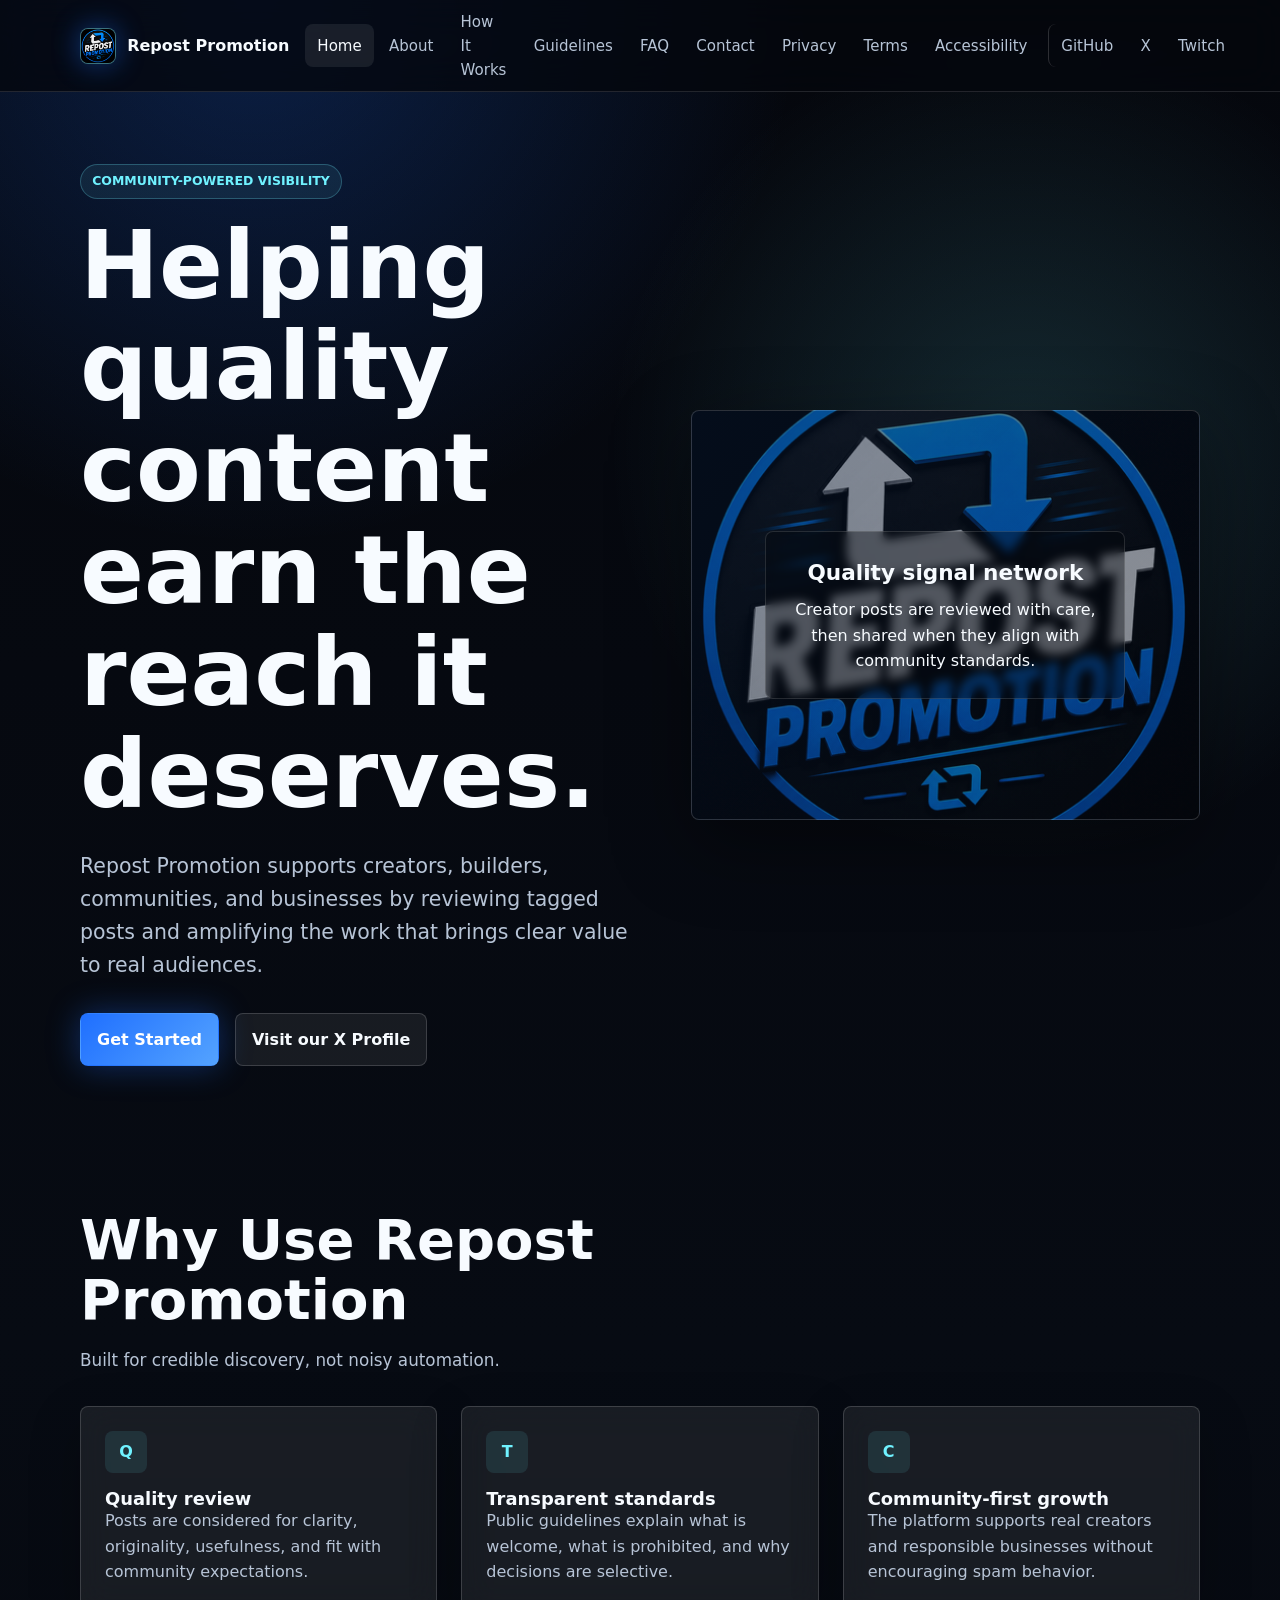
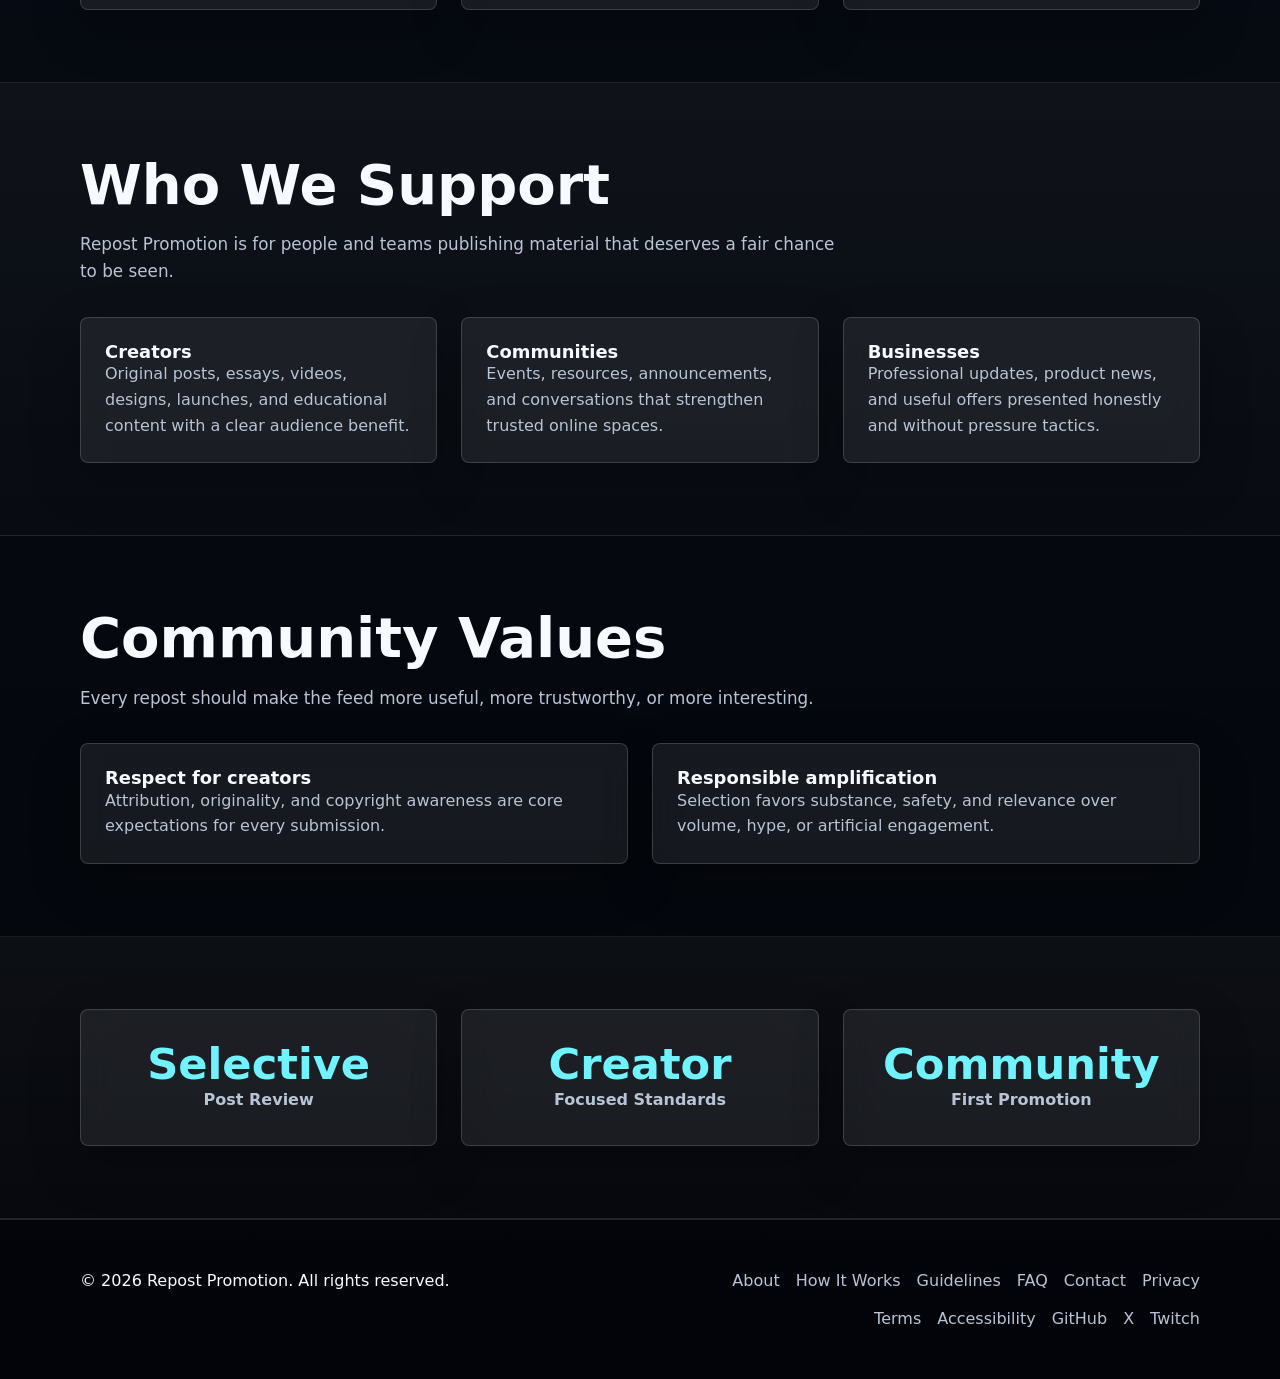
<file: index.html>
<!doctype html>
<html lang="en">
  <head>
    <meta charset="utf-8">
    <meta name="viewport" content="width=device-width, initial-scale=1">
    <title>Repost Promotion | Community Reposts for Quality Content</title>
    <meta name="description" content="Repost Promotion helps quality content reach wider audiences through trusted community reposts, transparent review, and responsible sharing standards.">
    <link rel="canonical" href="https://repostpromotion.github.io/repost-promotion/">
    <meta property="og:type" content="website">
    <meta property="og:title" content="Repost Promotion | Community Reposts for Quality Content">
    <meta property="og:description" content="A professional community repost platform built around quality, credibility, and creator respect.">
    <meta property="og:url" content="https://repostpromotion.github.io/repost-promotion/">
    <meta property="og:image" content="https://repostpromotion.github.io/repost-promotion/images/hero.webp">
    <meta name="twitter:card" content="summary_large_image">
    <meta name="twitter:title" content="Repost Promotion">
    <meta name="twitter:description" content="Helping quality content reach a wider audience through community reposts.">
    <meta name="theme-color" content="#1f6fff">
    <link rel="icon" href="images/favicon.png">
    <link rel="manifest" href="manifest.webmanifest">
    <link rel="stylesheet" href="css/style.css">
    <link rel="stylesheet" href="css/animations.css">
    <link rel="stylesheet" href="css/responsive.css">
    <script type="application/ld+json">{"@context":"https://schema.org","@type":"Organization","name":"Repost Promotion","url":"https://repostpromotion.github.io/repost-promotion/","sameAs":["https://github.com/RepostPromotion","https://x.com/RepostPromoter","https://www.twitch.tv/repostpromoter/about"],"description":"A community repost platform helping quality content reach a wider audience."}</script>
  </head>
  <body>
    <a class="skip-link" href="#main">Skip to content</a>
    <header class="site-header">
      <div class="container nav-wrap">
        <a class="brand" href="index.html" aria-label="Repost Promotion home">
          <img class="brand-logo" src="images/repost.png" alt="" width="36" height="36">
          <span>Repost Promotion</span>
        </a>
        <button class="nav-toggle" type="button" data-nav-toggle aria-expanded="false" aria-controls="site-nav">
          <span class="sr-only">Open navigation</span>
          <span class="nav-toggle-lines" aria-hidden="true">
          </span>
        </button>
        <nav class="site-nav" id="site-nav" data-site-nav aria-label="Primary navigation">
          <a href="index.html" aria-current="page">Home</a>
          <a href="about.html">About</a>
          <a href="how-it-works.html">How It Works</a>
          <a href="guidelines.html">Guidelines</a>
          <a href="faq.html">FAQ</a>
          <a href="contact.html">Contact</a>
          <a href="privacy.html">Privacy</a>
          <a href="terms.html">Terms</a>
          <a href="accessibility.html">Accessibility</a>
          <a class="external-nav" href="https://github.com/RepostPromotion">GitHub</a>
          <a href="https://x.com/RepostPromoter">X</a>
          <a href="https://www.twitch.tv/repostpromoter/about">Twitch</a>
        </nav>
      </div>
    </header>
    <main id="main">
      <section class="hero">
        <div class="container hero-grid">
          <div class="reveal">
            <p class="eyebrow">Community-powered visibility</p>
            <h1>Helping quality content earn the reach it deserves.</h1>
            <p class="lead">Repost Promotion supports creators, builders, communities, and businesses by reviewing tagged posts and amplifying the work that brings clear value to real audiences.</p>
            <div class="actions">
              <a class="button button-primary" href="how-it-works.html">Get Started</a>
              <a class="button button-secondary" href="https://x.com/RepostPromoter">Visit our X Profile</a>
            </div>
          </div>
          <div class="hero-visual reveal">
            <div class="image-fallback">
              <div class="signal-card">
                <strong>Quality signal network</strong>
                <p>Creator posts are reviewed with care, then shared when they align with community standards.</p>
              </div>
            </div>
          </div>
        </div>
      </section>
      <section class="section">
        <div class="container">
          <div class="section-head reveal">
            <h2>Why Use Repost Promotion</h2>
            <p>Built for credible discovery, not noisy automation.</p>
          </div>
          <div class="grid grid-3">
            <article class="card reveal">
              <div class="icon">Q</div>
              <h3>Quality review</h3>
              <p>Posts are considered for clarity, originality, usefulness, and fit with community expectations.</p>
            </article>
            <article class="card reveal">
              <div class="icon">T</div>
              <h3>Transparent standards</h3>
              <p>Public guidelines explain what is welcome, what is prohibited, and why decisions are selective.</p>
            </article>
            <article class="card reveal">
              <div class="icon">C</div>
              <h3>Community-first growth</h3>
              <p>The platform supports real creators and responsible businesses without encouraging spam behavior.</p>
            </article>
          </div>
        </div>
      </section>
      <section class="section section-alt">
        <div class="container">
          <div class="section-head reveal">
            <h2>Who We Support</h2>
            <p>Repost Promotion is for people and teams publishing material that deserves a fair chance to be seen.</p>
          </div>
          <div class="grid grid-3">
            <article class="card reveal">
              <h3>Creators</h3>
              <p>Original posts, essays, videos, designs, launches, and educational content with a clear audience benefit.</p>
            </article>
            <article class="card reveal">
              <h3>Communities</h3>
              <p>Events, resources, announcements, and conversations that strengthen trusted online spaces.</p>
            </article>
            <article class="card reveal">
              <h3>Businesses</h3>
              <p>Professional updates, product news, and useful offers presented honestly and without pressure tactics.</p>
            </article>
          </div>
        </div>
      </section>
      <section class="section">
        <div class="container">
          <div class="section-head reveal">
            <h2>Community Values</h2>
            <p>Every repost should make the feed more useful, more trustworthy, or more interesting.</p>
          </div>
          <div class="grid grid-2">
            <article class="card reveal">
              <h3>Respect for creators</h3>
              <p>Attribution, originality, and copyright awareness are core expectations for every submission.</p>
            </article>
            <article class="card reveal">
              <h3>Responsible amplification</h3>
              <p>Selection favors substance, safety, and relevance over volume, hype, or artificial engagement.</p>
            </article>
          </div>
        </div>
      </section>
      <section class="section section-alt">
        <div class="container grid stats">
          <div class="card stat reveal">
            <strong>Selective</strong>
            <span>Post Review</span>
          </div>
          <div class="card stat reveal">
            <strong>Creator</strong>
            <span>Focused Standards</span>
          </div>
          <div class="card stat reveal">
            <strong>Community</strong>
            <span>First Promotion</span>
          </div>
        </div>
      </section>
    </main>
    <footer class="site-footer">
      <div class="container footer-grid">
        <p>&copy; <span data-current-year>
        </span> Repost Promotion. All rights reserved.</p>
        <nav class="footer-links" aria-label="Footer navigation">
          <a href="about.html">About</a>
          <a href="how-it-works.html">How It Works</a>
          <a href="guidelines.html">Guidelines</a>
          <a href="faq.html">FAQ</a>
          <a href="contact.html">Contact</a>
          <a href="privacy.html">Privacy</a>
          <a href="terms.html">Terms</a>
          <a href="accessibility.html">Accessibility</a>
          <a href="https://github.com/RepostPromotion">GitHub</a>
          <a href="https://x.com/RepostPromoter">X</a>
          <a href="https://www.twitch.tv/repostpromoter/about">Twitch</a>
        </nav>
      </div>
    </footer>
    <button class="back-to-top" type="button" data-back-to-top aria-label="Back to top">&uarr;</button>
    <script src="js/main.js" defer>
    </script>
    <script src="js/navigation.js" defer>
    </script>
    <script src="js/animations.js" defer>
    </script>
  </body>
</html>
</file>
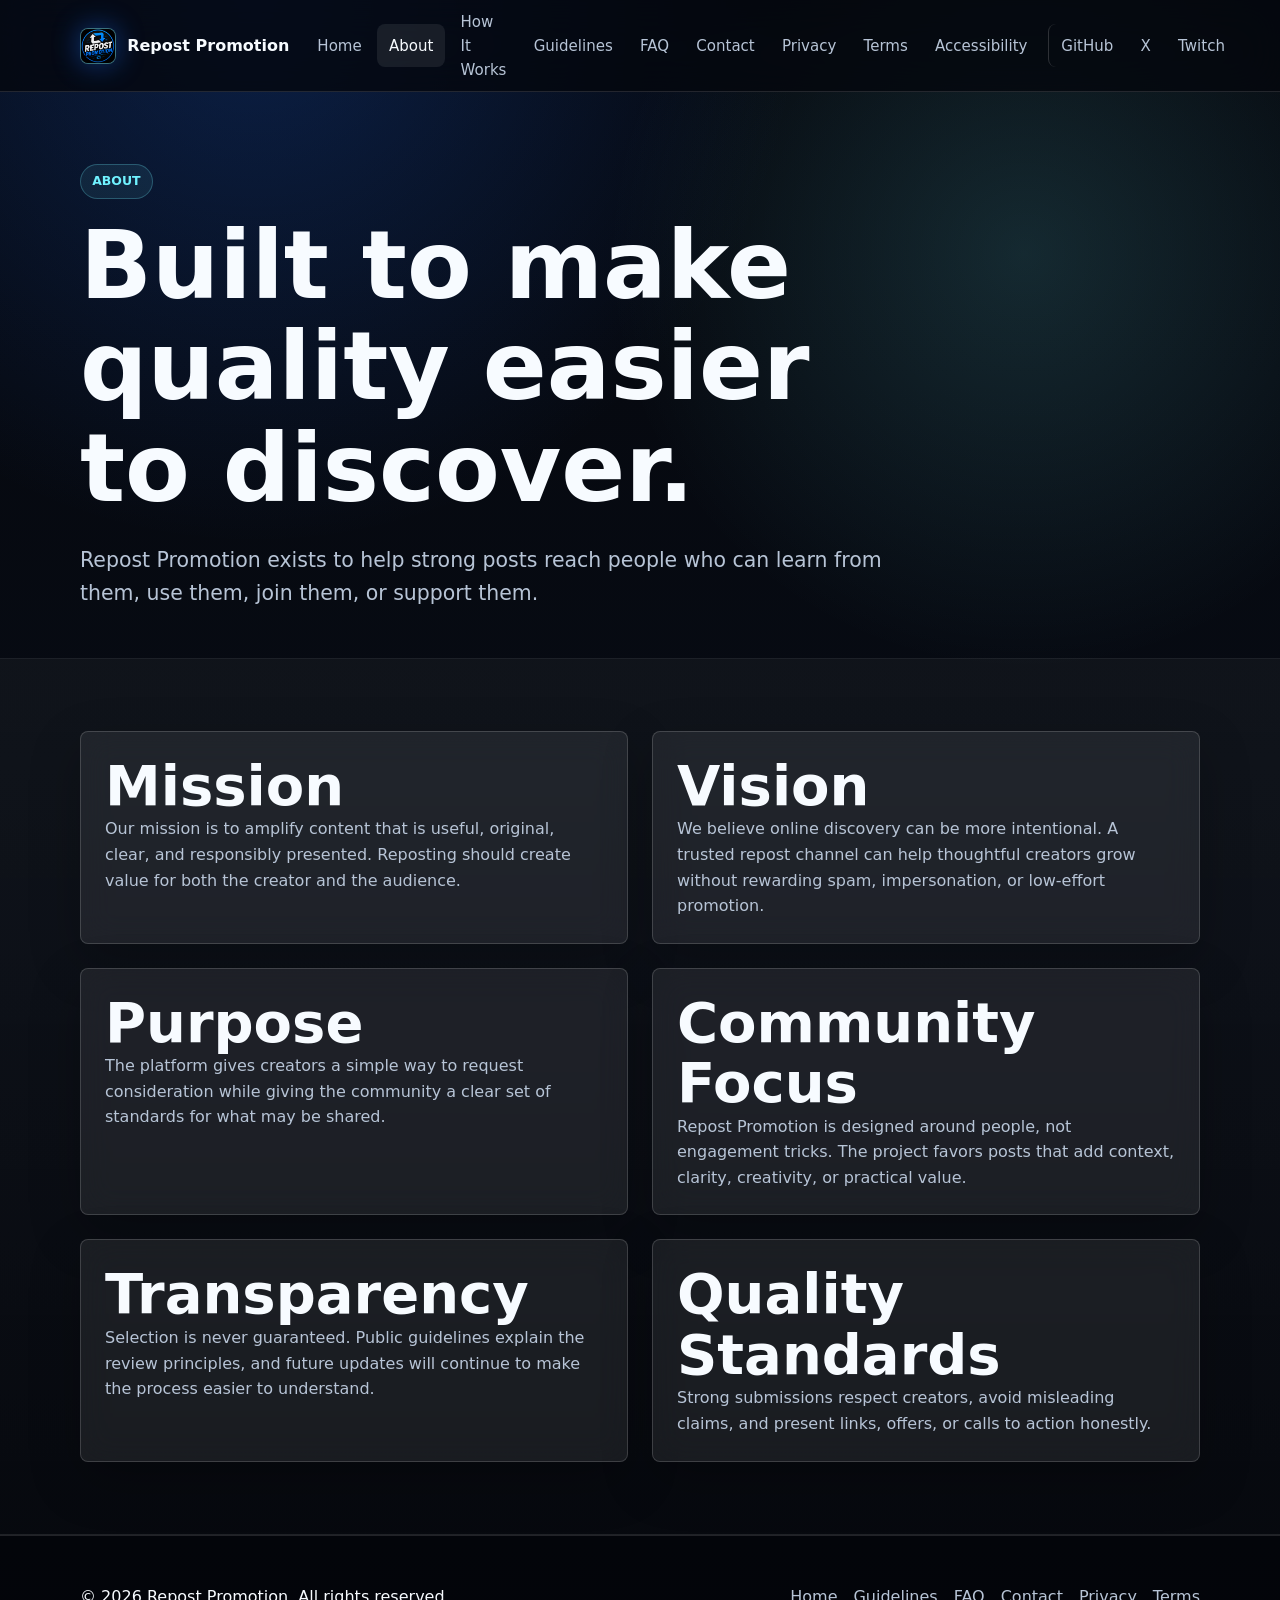
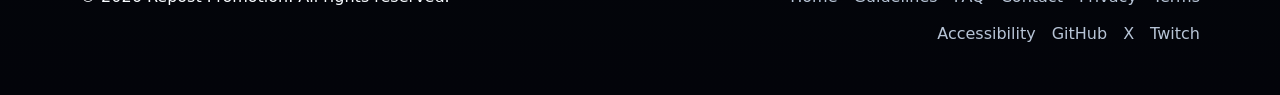
<file: about.html>
<!doctype html>
<html lang="en">
<head>
  <meta charset="utf-8">
  <meta name="viewport" content="width=device-width, initial-scale=1">
  <title>About Repost Promotion | Mission, Vision, and Standards</title>
  <meta name="description" content="Learn about Repost Promotion's mission to help quality content reach more people through transparent, community-focused repost standards.">
  <link rel="canonical" href="https://repostpromotion.github.io/repost-promotion/about.html">
  <meta property="og:type" content="website">
  <meta property="og:title" content="About Repost Promotion">
  <meta property="og:description" content="Mission, vision, purpose, transparency, and quality standards for Repost Promotion.">
  <meta property="og:url" content="https://repostpromotion.github.io/repost-promotion/about.html">
  <meta name="twitter:card" content="summary">
  <meta name="twitter:title" content="About Repost Promotion">
  <meta name="twitter:description" content="A transparent community repost platform for quality content.">
  <meta name="theme-color" content="#1f6fff">
  <link rel="icon" href="images/favicon.png">
  <link rel="manifest" href="manifest.webmanifest">
  <link rel="stylesheet" href="css/style.css">
  <link rel="stylesheet" href="css/animations.css">
  <link rel="stylesheet" href="css/responsive.css">
  <script type="application/ld+json">
    {
      "@context": "https://schema.org",
      "@type": "AboutPage",
      "name": "About Repost Promotion",
      "url": "https://repostpromotion.github.io/repost-promotion/about.html"
    }
  </script>
</head>
<body>
  <a class="skip-link" href="#main">Skip to content</a>

  <header class="site-header">
    <div class="container nav-wrap">
      <a class="brand" href="index.html" aria-label="Repost Promotion home">
        <img class="brand-logo" src="images/repost.png" alt="" width="36" height="36">
        <span>Repost Promotion</span>
      </a>

      <button class="nav-toggle" type="button" data-nav-toggle aria-expanded="false" aria-controls="site-nav">
        <span class="sr-only">Open navigation</span>
        <span class="nav-toggle-lines" aria-hidden="true"></span>
      </button>

      <nav class="site-nav" id="site-nav" data-site-nav aria-label="Primary navigation">
        <a href="index.html">Home</a>
        <a href="about.html" aria-current="page">About</a>
        <a href="how-it-works.html">How It Works</a>
        <a href="guidelines.html">Guidelines</a>
        <a href="faq.html">FAQ</a>
        <a href="contact.html">Contact</a>
        <a href="privacy.html">Privacy</a>
        <a href="terms.html">Terms</a>
        <a href="accessibility.html">Accessibility</a>
        <a class="external-nav" href="https://github.com/RepostPromotion">GitHub</a>
        <a href="https://x.com/RepostPromoter">X</a>
        <a href="https://www.twitch.tv/repostpromoter/about">Twitch</a>
      </nav>
    </div>
  </header>

  <main id="main">
    <section class="page-hero">
      <div class="container reveal">
        <p class="eyebrow">About</p>
        <h1>Built to make quality easier to discover.</h1>
        <p class="lead">Repost Promotion exists to help strong posts reach people who can learn from them, use them, join them, or support them.</p>
      </div>
    </section>

    <section class="section section-alt">
      <div class="container grid grid-2">
        <article class="card reveal">
          <h2>Mission</h2>
          <p>Our mission is to amplify content that is useful, original, clear, and responsibly presented. Reposting should create value for both the creator and the audience.</p>
        </article>

        <article class="card reveal">
          <h2>Vision</h2>
          <p>We believe online discovery can be more intentional. A trusted repost channel can help thoughtful creators grow without rewarding spam, impersonation, or low-effort promotion.</p>
        </article>

        <article class="card reveal">
          <h2>Purpose</h2>
          <p>The platform gives creators a simple way to request consideration while giving the community a clear set of standards for what may be shared.</p>
        </article>

        <article class="card reveal">
          <h2>Community Focus</h2>
          <p>Repost Promotion is designed around people, not engagement tricks. The project favors posts that add context, clarity, creativity, or practical value.</p>
        </article>

        <article class="card reveal">
          <h2>Transparency</h2>
          <p>Selection is never guaranteed. Public guidelines explain the review principles, and future updates will continue to make the process easier to understand.</p>
        </article>

        <article class="card reveal">
          <h2>Quality Standards</h2>
          <p>Strong submissions respect creators, avoid misleading claims, and present links, offers, or calls to action honestly.</p>
        </article>
      </div>
    </section>
  </main>

  <footer class="site-footer">
    <div class="container footer-grid">
      <p>&copy; <span data-current-year></span> Repost Promotion. All rights reserved.</p>
      <nav class="footer-links" aria-label="Footer navigation">
        <a href="index.html">Home</a>
        <a href="guidelines.html">Guidelines</a>
        <a href="faq.html">FAQ</a>
        <a href="contact.html">Contact</a>
        <a href="privacy.html">Privacy</a>
        <a href="terms.html">Terms</a>
        <a href="accessibility.html">Accessibility</a>
        <a href="https://github.com/RepostPromotion">GitHub</a>
        <a href="https://x.com/RepostPromoter">X</a>
        <a href="https://www.twitch.tv/repostpromoter/about">Twitch</a>
      </nav>
    </div>
  </footer>

  <button class="back-to-top" type="button" data-back-to-top aria-label="Back to top">&uarr;</button>

  <script src="js/main.js" defer></script>
  <script src="js/navigation.js" defer></script>
  <script src="js/animations.js" defer></script>
</body>
</html>
</file>
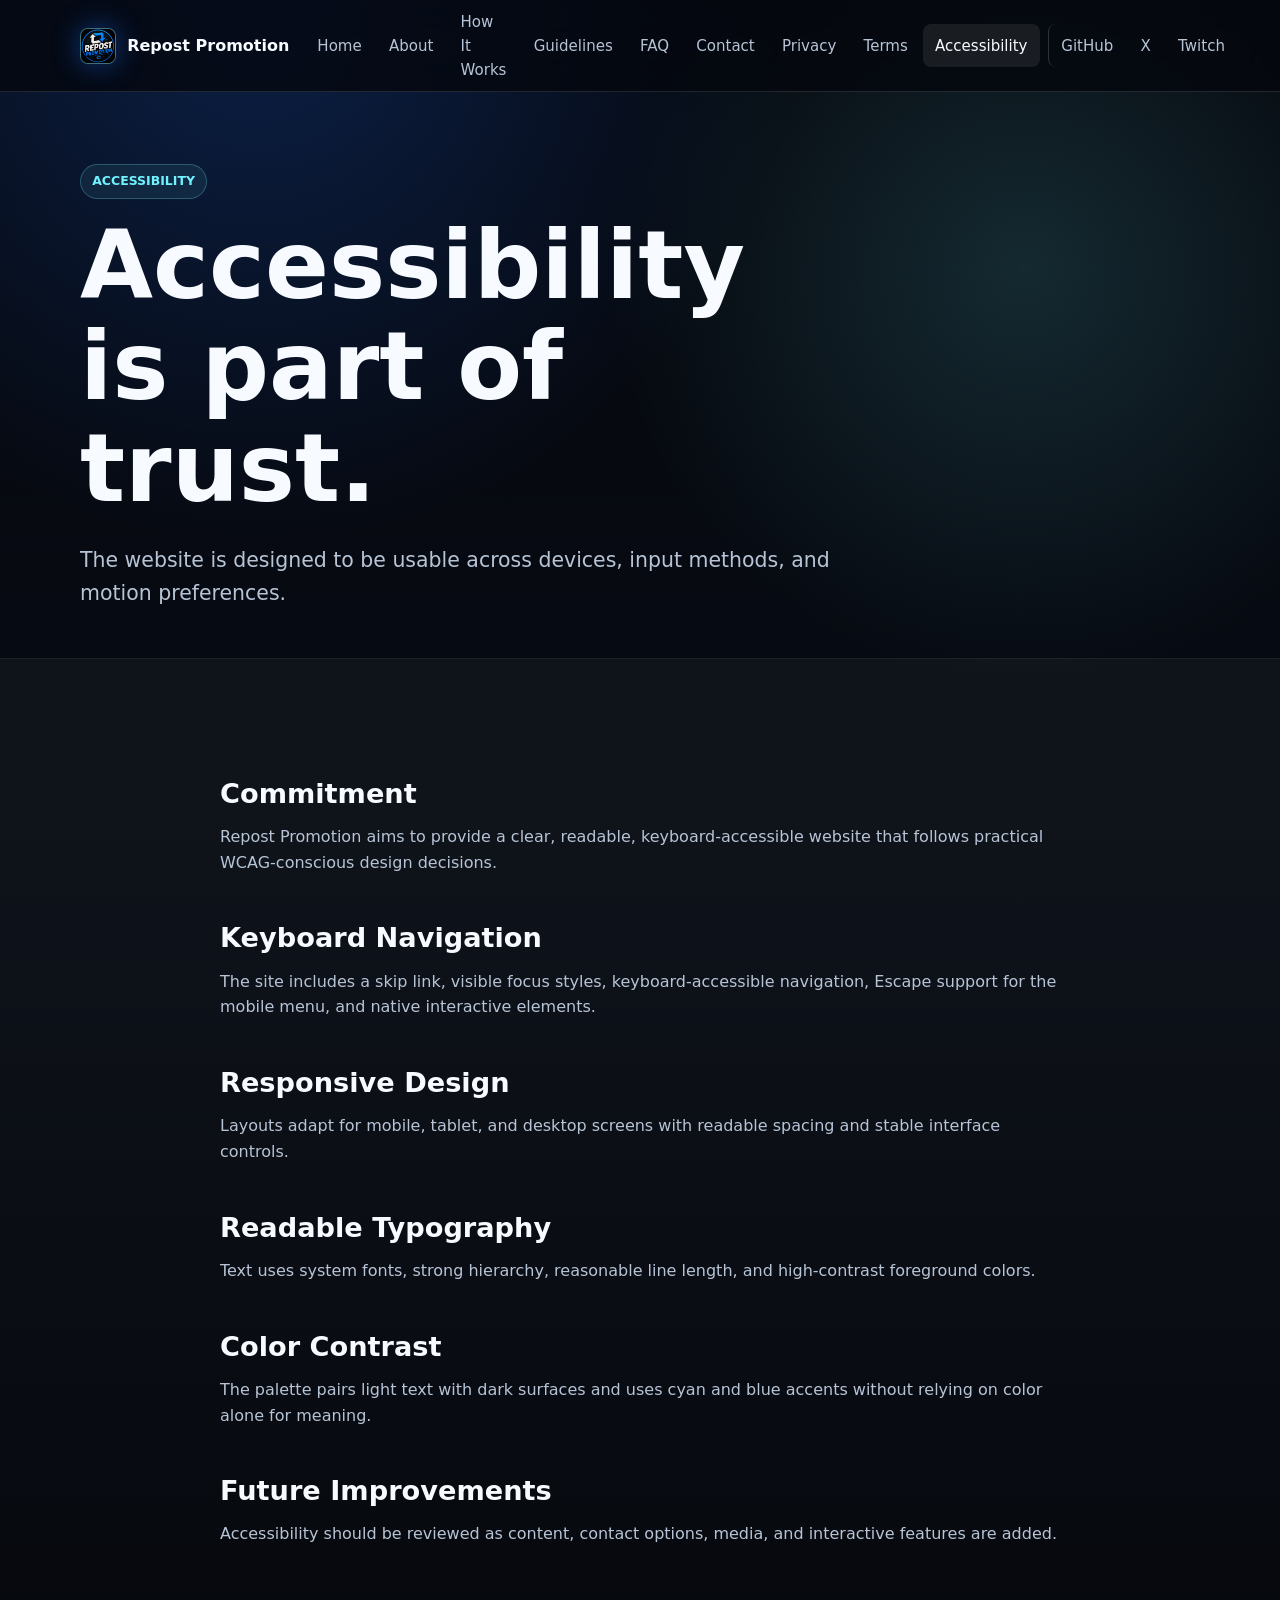
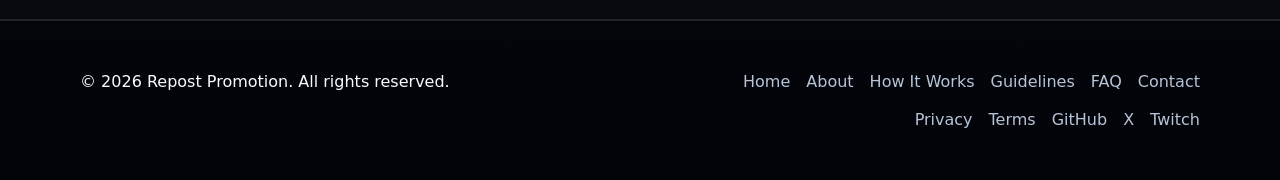
<file: accessibility.html>
<!doctype html>
<html lang="en">
  <head>
    <meta charset="utf-8">
    <meta name="viewport" content="width=device-width, initial-scale=1">
    <title>Accessibility Statement | Repost Promotion</title>
    <meta name="description" content="Repost Promotion's accessibility statement covering keyboard navigation, responsive design, readable typography, contrast, and future improvements.">
    <link rel="canonical" href="https://repostpromotion.github.io/repost-promotion/accessibility.html">
    <meta property="og:type" content="website">
    <meta property="og:title" content="Accessibility Statement | Repost Promotion">
    <meta property="og:description" content="Accessibility commitments for the Repost Promotion website.">
    <meta property="og:url" content="https://repostpromotion.github.io/repost-promotion/accessibility.html">
    <meta name="twitter:card" content="summary">
    <meta name="twitter:title" content="Accessibility Statement">
    <meta name="twitter:description" content="Keyboard, contrast, typography, responsive design, and future accessibility improvements.">
    <meta name="theme-color" content="#1f6fff">
    <link rel="icon" href="images/favicon.png">
    <link rel="manifest" href="manifest.webmanifest">
    <link rel="stylesheet" href="css/style.css">
    <link rel="stylesheet" href="css/animations.css">
    <link rel="stylesheet" href="css/responsive.css">
    <script type="application/ld+json">{"@context":"https://schema.org","@type":"WebPage","name":"Accessibility Statement","url":"https://repostpromotion.github.io/repost-promotion/accessibility.html"}</script>
  </head>
  <body>
    <a class="skip-link" href="#main">Skip to content</a>
    <header class="site-header">
      <div class="container nav-wrap">
        <a class="brand" href="index.html" aria-label="Repost Promotion home">
          <img class="brand-logo" src="images/repost.png" alt="" width="36" height="36">
          <span>Repost Promotion</span>
        </a>
        <button class="nav-toggle" type="button" data-nav-toggle aria-expanded="false" aria-controls="site-nav">
          <span class="sr-only">Open navigation</span>
          <span class="nav-toggle-lines" aria-hidden="true">
          </span>
        </button>
        <nav class="site-nav" id="site-nav" data-site-nav aria-label="Primary navigation">
          <a href="index.html">Home</a>
          <a href="about.html">About</a>
          <a href="how-it-works.html">How It Works</a>
          <a href="guidelines.html">Guidelines</a>
          <a href="faq.html">FAQ</a>
          <a href="contact.html">Contact</a>
          <a href="privacy.html">Privacy</a>
          <a href="terms.html">Terms</a>
          <a href="accessibility.html" aria-current="page">Accessibility</a>
          <a class="external-nav" href="https://github.com/RepostPromotion">GitHub</a>
          <a href="https://x.com/RepostPromoter">X</a>
          <a href="https://www.twitch.tv/repostpromoter/about">Twitch</a>
        </nav>
      </div>
    </header>
    <main id="main">
      <section class="page-hero">
        <div class="container reveal">
          <p class="eyebrow">Accessibility</p>
          <h1>Accessibility is part of trust.</h1>
          <p class="lead">The website is designed to be usable across devices, input methods, and motion preferences.</p>
        </div>
      </section>
      <section class="section section-alt">
        <div class="container legal-content reveal">
          <h2>Commitment</h2>
          <p>Repost Promotion aims to provide a clear, readable, keyboard-accessible website that follows practical WCAG-conscious design decisions.</p>
          <h2>Keyboard Navigation</h2>
          <p>The site includes a skip link, visible focus styles, keyboard-accessible navigation, Escape support for the mobile menu, and native interactive elements.</p>
          <h2>Responsive Design</h2>
          <p>Layouts adapt for mobile, tablet, and desktop screens with readable spacing and stable interface controls.</p>
          <h2>Readable Typography</h2>
          <p>Text uses system fonts, strong hierarchy, reasonable line length, and high-contrast foreground colors.</p>
          <h2>Color Contrast</h2>
          <p>The palette pairs light text with dark surfaces and uses cyan and blue accents without relying on color alone for meaning.</p>
          <h2>Future Improvements</h2>
          <p>Accessibility should be reviewed as content, contact options, media, and interactive features are added.</p>
        </div>
      </section>
    </main>
    <footer class="site-footer">
      <div class="container footer-grid">
        <p>&copy; <span data-current-year>
        </span> Repost Promotion. All rights reserved.</p>
        <nav class="footer-links" aria-label="Footer navigation">
          <a href="index.html">Home</a>
          <a href="about.html">About</a>
          <a href="how-it-works.html">How It Works</a>
          <a href="guidelines.html">Guidelines</a>
          <a href="faq.html">FAQ</a>
          <a href="contact.html">Contact</a>
          <a href="privacy.html">Privacy</a>
          <a href="terms.html">Terms</a>
          <a href="https://github.com/RepostPromotion">GitHub</a>
          <a href="https://x.com/RepostPromoter">X</a>
          <a href="https://www.twitch.tv/repostpromoter/about">Twitch</a>
        </nav>
      </div>
    </footer>
    <button class="back-to-top" type="button" data-back-to-top aria-label="Back to top">&uarr;</button>
    <script src="js/main.js" defer>
    </script>
    <script src="js/navigation.js" defer>
    </script>
    <script src="js/animations.js" defer>
    </script>
  </body>
</html>
</file>
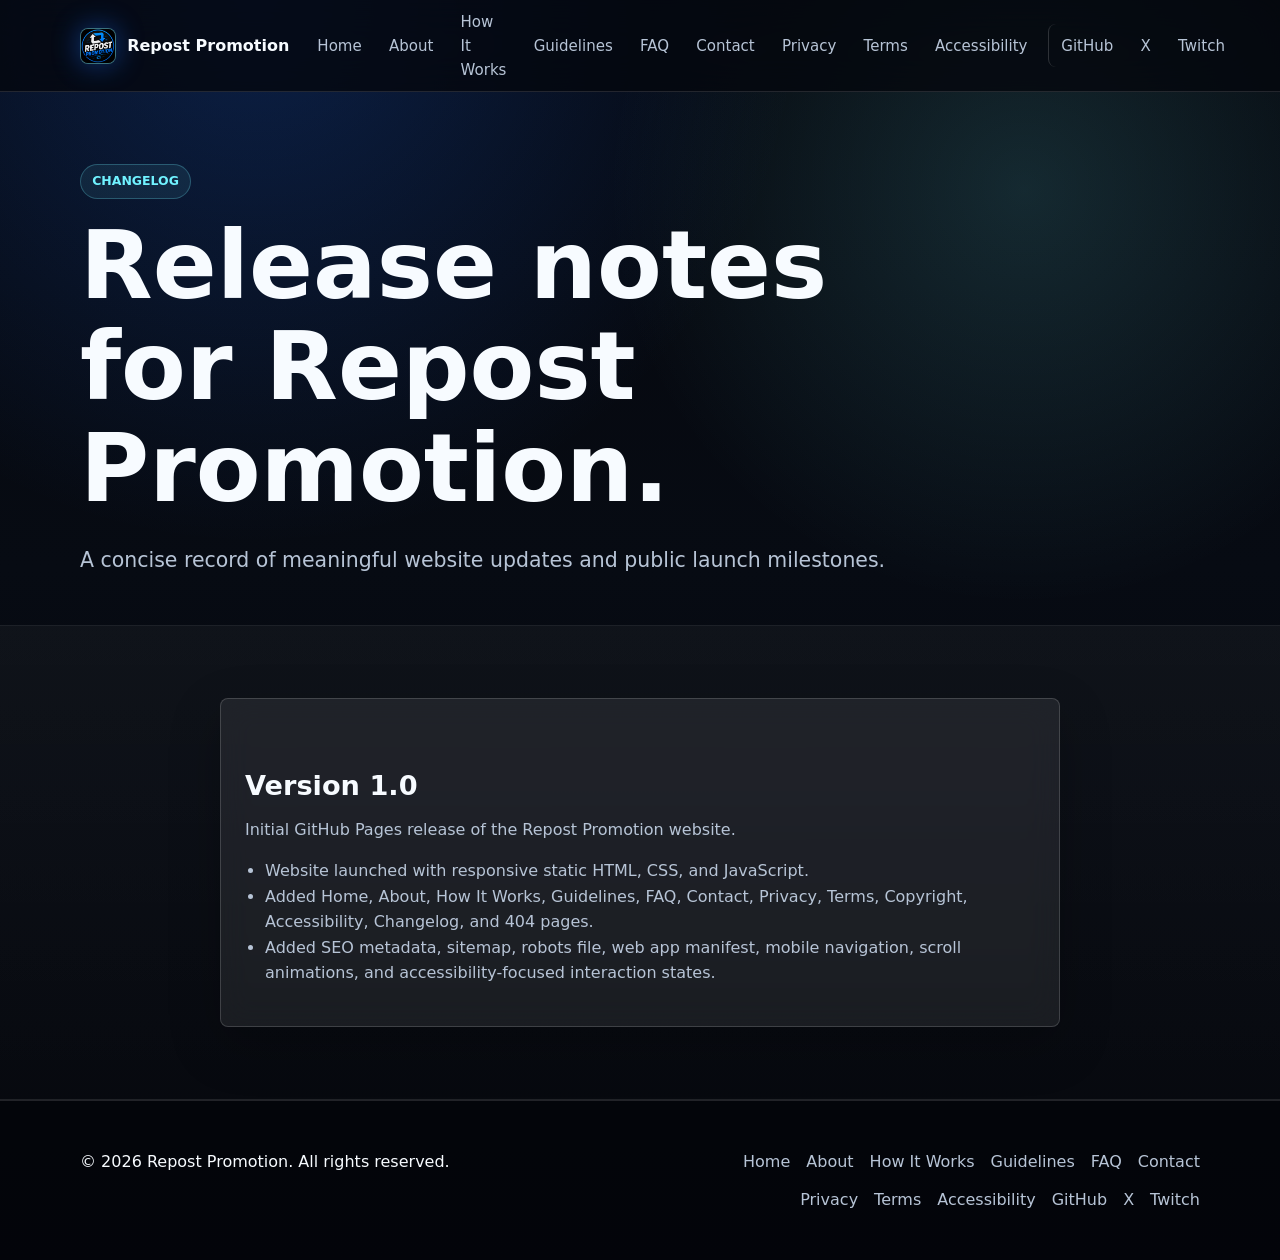
<file: changelog.html>
<!doctype html>
<html lang="en">
  <head>
    <meta charset="utf-8">
    <meta name="viewport" content="width=device-width, initial-scale=1">
    <title>Changelog | Repost Promotion</title>
    <meta name="description" content="Release notes and website updates for Repost Promotion, including the initial GitHub Pages launch.">
    <link rel="canonical" href="https://repostpromotion.github.io/repost-promotion/changelog.html">
    <meta property="og:type" content="website">
    <meta property="og:title" content="Changelog | Repost Promotion">
    <meta property="og:description" content="Release notes for the Repost Promotion website.">
    <meta property="og:url" content="https://repostpromotion.github.io/repost-promotion/changelog.html">
    <meta name="twitter:card" content="summary">
    <meta name="twitter:title" content="Changelog">
    <meta name="twitter:description" content="Website release notes for Repost Promotion.">
    <meta name="theme-color" content="#1f6fff">
    <link rel="icon" href="images/favicon.png">
    <link rel="manifest" href="manifest.webmanifest">
    <link rel="stylesheet" href="css/style.css">
    <link rel="stylesheet" href="css/animations.css">
    <link rel="stylesheet" href="css/responsive.css">
    <script type="application/ld+json">{"@context":"https://schema.org","@type":"WebPage","name":"Changelog","url":"https://repostpromotion.github.io/repost-promotion/changelog.html"}</script>
  </head>
  <body>
    <a class="skip-link" href="#main">Skip to content</a>
    <header class="site-header">
      <div class="container nav-wrap">
        <a class="brand" href="index.html" aria-label="Repost Promotion home">
          <img class="brand-logo" src="images/repost.png" alt="" width="36" height="36">
          <span>Repost Promotion</span>
        </a>
        <button class="nav-toggle" type="button" data-nav-toggle aria-expanded="false" aria-controls="site-nav">
          <span class="sr-only">Open navigation</span>
          <span class="nav-toggle-lines" aria-hidden="true">
          </span>
        </button>
        <nav class="site-nav" id="site-nav" data-site-nav aria-label="Primary navigation">
          <a href="index.html">Home</a>
          <a href="about.html">About</a>
          <a href="how-it-works.html">How It Works</a>
          <a href="guidelines.html">Guidelines</a>
          <a href="faq.html">FAQ</a>
          <a href="contact.html">Contact</a>
          <a href="privacy.html">Privacy</a>
          <a href="terms.html">Terms</a>
          <a href="accessibility.html">Accessibility</a>
          <a class="external-nav" href="https://github.com/RepostPromotion">GitHub</a>
          <a href="https://x.com/RepostPromoter">X</a>
          <a href="https://www.twitch.tv/repostpromoter/about">Twitch</a>
        </nav>
      </div>
    </header>
    <main id="main">
      <section class="page-hero">
        <div class="container reveal">
          <p class="eyebrow">Changelog</p>
          <h1>Release notes for Repost Promotion.</h1>
          <p class="lead">A concise record of meaningful website updates and public launch milestones.</p>
        </div>
      </section>
      <section class="section section-alt">
        <div class="container legal-content reveal">
          <article class="card">
            <h2>Version 1.0</h2>
            <p>Initial GitHub Pages release of the Repost Promotion website.</p>
            <ul>
              <li>Website launched with responsive static HTML, CSS, and JavaScript.</li>
              <li>Added Home, About, How It Works, Guidelines, FAQ, Contact, Privacy, Terms, Copyright, Accessibility, Changelog, and 404 pages.</li>
              <li>Added SEO metadata, sitemap, robots file, web app manifest, mobile navigation, scroll animations, and accessibility-focused interaction states.</li>
            </ul>
          </article>
        </div>
      </section>
    </main>
    <footer class="site-footer">
      <div class="container footer-grid">
        <p>&copy; <span data-current-year>
        </span> Repost Promotion. All rights reserved.</p>
        <nav class="footer-links" aria-label="Footer navigation">
          <a href="index.html">Home</a>
          <a href="about.html">About</a>
          <a href="how-it-works.html">How It Works</a>
          <a href="guidelines.html">Guidelines</a>
          <a href="faq.html">FAQ</a>
          <a href="contact.html">Contact</a>
          <a href="privacy.html">Privacy</a>
          <a href="terms.html">Terms</a>
          <a href="accessibility.html">Accessibility</a>
          <a href="https://github.com/RepostPromotion">GitHub</a>
          <a href="https://x.com/RepostPromoter">X</a>
          <a href="https://www.twitch.tv/repostpromoter/about">Twitch</a>
        </nav>
      </div>
    </footer>
    <button class="back-to-top" type="button" data-back-to-top aria-label="Back to top">&uarr;</button>
    <script src="js/main.js" defer>
    </script>
    <script src="js/navigation.js" defer>
    </script>
    <script src="js/animations.js" defer>
    </script>
  </body>
</html>
</file>
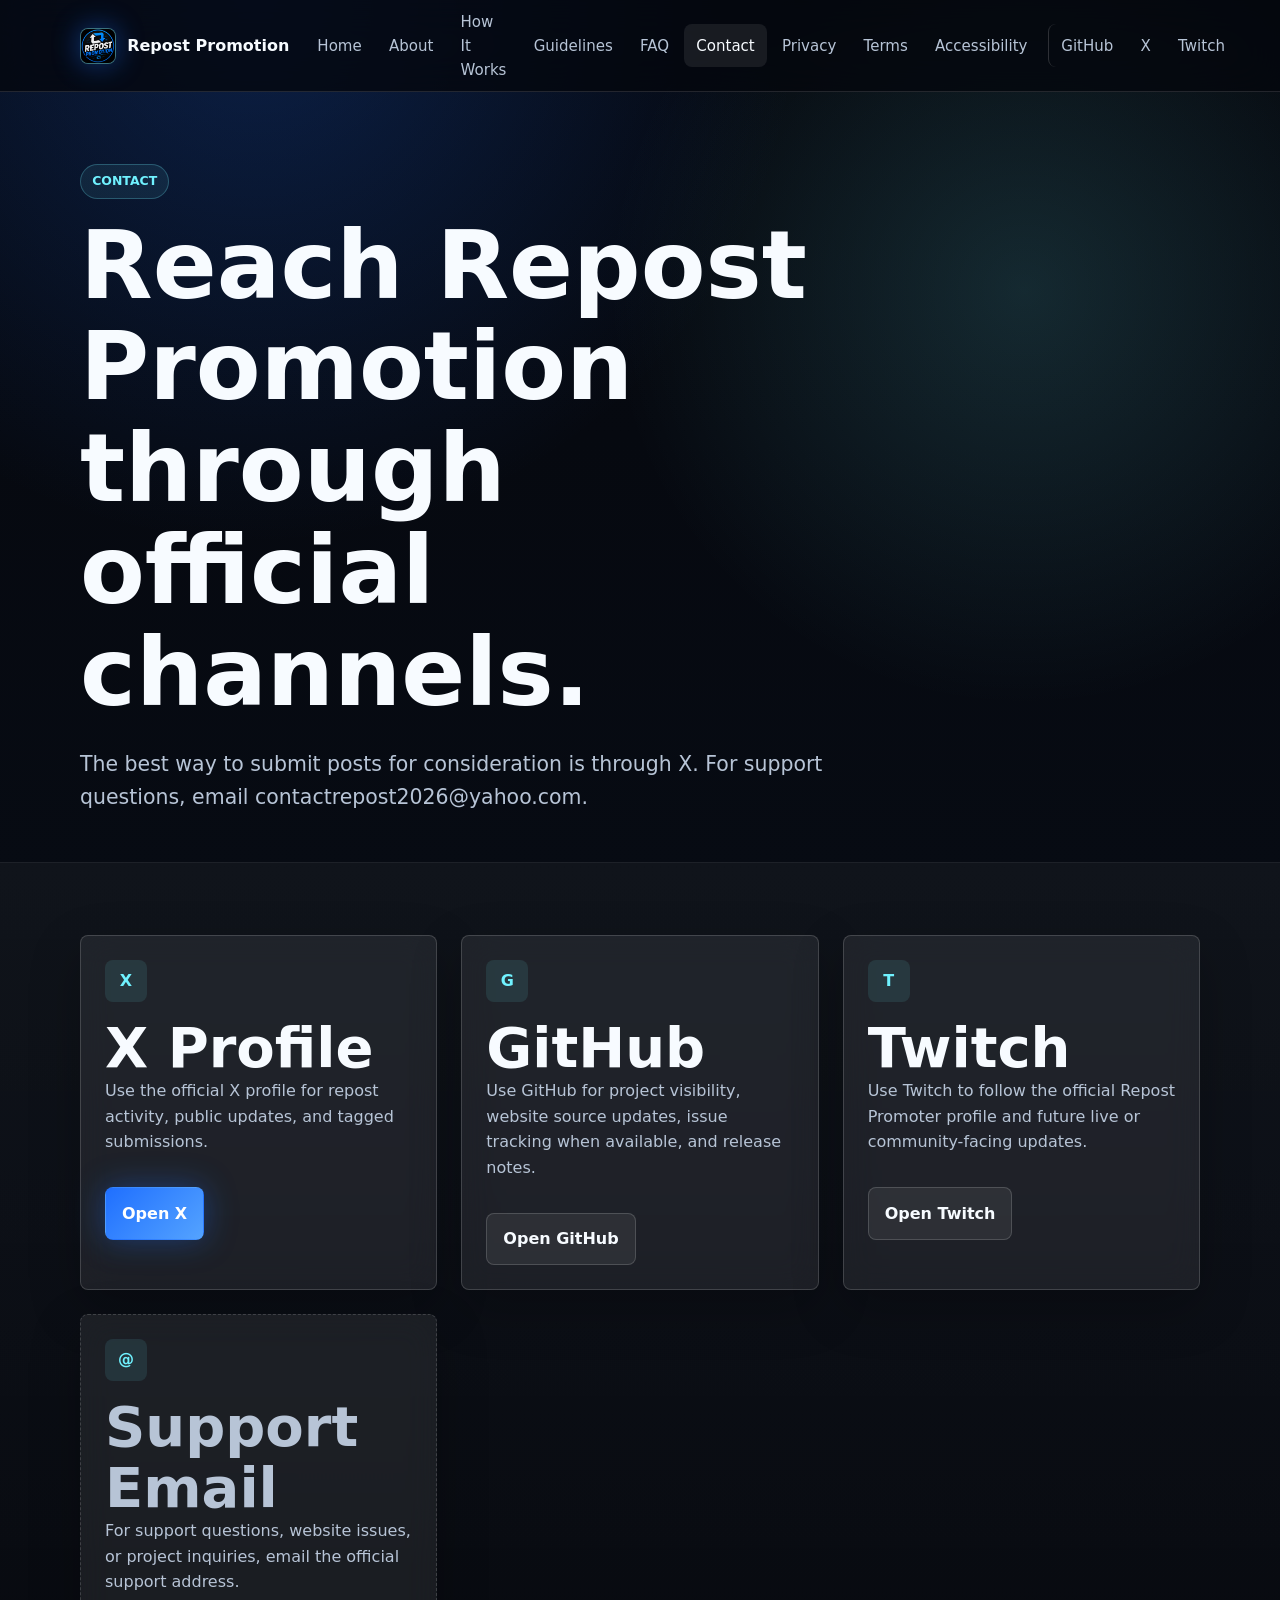
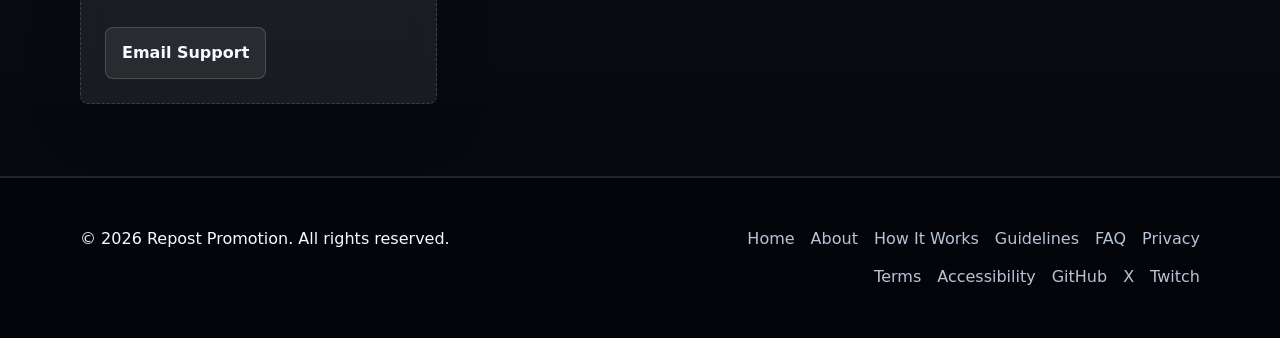
<file: contact.html>
<!doctype html>
<html lang="en">
  <head>
    <meta charset="utf-8">
    <meta name="viewport" content="width=device-width, initial-scale=1">
    <title>Contact Repost Promotion | Support Email, GitHub, X, and Twitch</title>
    <meta name="description" content="Contact Repost Promotion through the official support email, GitHub, X, and Twitch profiles for project updates, questions, and support.">
    <link rel="canonical" href="https://repostpromotion.github.io/repost-promotion/contact.html">
    <meta property="og:type" content="website">
    <meta property="og:title" content="Contact Repost Promotion">
    <meta property="og:description" content="Reach the project through the official support email, GitHub, X, and Twitch channels.">
    <meta property="og:url" content="https://repostpromotion.github.io/repost-promotion/contact.html">
    <meta name="twitter:card" content="summary">
    <meta name="twitter:title" content="Contact Repost Promotion">
    <meta name="twitter:description" content="Official project contact options and support email.">
    <meta name="theme-color" content="#1f6fff">
    <link rel="icon" href="images/favicon.png">
    <link rel="manifest" href="manifest.webmanifest">
    <link rel="stylesheet" href="css/style.css">
    <link rel="stylesheet" href="css/animations.css">
    <link rel="stylesheet" href="css/responsive.css">
    <script type="application/ld+json">{"@context":"https://schema.org","@type":"ContactPage","name":"Contact Repost Promotion","url":"https://repostpromotion.github.io/repost-promotion/contact.html","mainEntity":{"@type":"Organization","name":"Repost Promotion","email":"contactrepost2026@yahoo.com","contactPoint":{"@type":"ContactPoint","email":"contactrepost2026@yahoo.com","contactType":"customer support"}}}</script>
  </head>
  <body>
    <a class="skip-link" href="#main">Skip to content</a>
    <header class="site-header">
      <div class="container nav-wrap">
        <a class="brand" href="index.html" aria-label="Repost Promotion home">
          <img class="brand-logo" src="images/repost.png" alt="" width="36" height="36">
          <span>Repost Promotion</span>
        </a>
        <button class="nav-toggle" type="button" data-nav-toggle aria-expanded="false" aria-controls="site-nav">
          <span class="sr-only">Open navigation</span>
          <span class="nav-toggle-lines" aria-hidden="true">
          </span>
        </button>
        <nav class="site-nav" id="site-nav" data-site-nav aria-label="Primary navigation">
          <a href="index.html">Home</a>
          <a href="about.html">About</a>
          <a href="how-it-works.html">How It Works</a>
          <a href="guidelines.html">Guidelines</a>
          <a href="faq.html">FAQ</a>
          <a href="contact.html" aria-current="page">Contact</a>
          <a href="privacy.html">Privacy</a>
          <a href="terms.html">Terms</a>
          <a href="accessibility.html">Accessibility</a>
          <a class="external-nav" href="https://github.com/RepostPromotion">GitHub</a>
          <a href="https://x.com/RepostPromoter">X</a>
          <a href="https://www.twitch.tv/repostpromoter/about">Twitch</a>
        </nav>
      </div>
    </header>
    <main id="main">
      <section class="page-hero">
        <div class="container reveal">
          <p class="eyebrow">Contact</p>
          <h1>Reach Repost Promotion through official channels.</h1>
          <p class="lead">The best way to submit posts for consideration is through X. For support questions, email contactrepost2026@yahoo.com.</p>
        </div>
      </section>
      <section class="section section-alt">
        <div class="container grid grid-3 contact-methods">
          <article class="card reveal">
            <div class="icon">X</div>
            <h2>X Profile</h2>
            <p>Use the official X profile for repost activity, public updates, and tagged submissions.</p>
            <div class="actions">
              <a class="button button-primary" href="https://x.com/RepostPromoter">Open X</a>
            </div>
          </article>
          <article class="card reveal">
            <div class="icon">G</div>
            <h2>GitHub</h2>
            <p>Use GitHub for project visibility, website source updates, issue tracking when available, and release notes.</p>
            <div class="actions">
              <a class="button button-secondary" href="https://github.com/RepostPromotion">Open GitHub</a>
            </div>
          </article>
          <article class="card reveal">
            <div class="icon">T</div>
            <h2>Twitch</h2>
            <p>Use Twitch to follow the official Repost Promoter profile and future live or community-facing updates.</p>
            <div class="actions">
              <a class="button button-secondary" href="https://www.twitch.tv/repostpromoter/about">Open Twitch</a>
            </div>
          </article>
          <article class="card future-slot reveal">
            <div class="icon">@</div>
            <h2>Support Email</h2>
            <p>For support questions, website issues, or project inquiries, email the official support address.</p>
            <div class="actions">
              <a class="button button-secondary" href="mailto:contactrepost2026@yahoo.com">Email Support</a>
            </div>
          </article>
        </div>
      </section>
    </main>
    <footer class="site-footer">
      <div class="container footer-grid">
        <p>&copy; <span data-current-year>
        </span> Repost Promotion. All rights reserved.</p>
        <nav class="footer-links" aria-label="Footer navigation">
          <a href="index.html">Home</a>
          <a href="about.html">About</a>
          <a href="how-it-works.html">How It Works</a>
          <a href="guidelines.html">Guidelines</a>
          <a href="faq.html">FAQ</a>
          <a href="privacy.html">Privacy</a>
          <a href="terms.html">Terms</a>
          <a href="accessibility.html">Accessibility</a>
          <a href="https://github.com/RepostPromotion">GitHub</a>
          <a href="https://x.com/RepostPromoter">X</a>
          <a href="https://www.twitch.tv/repostpromoter/about">Twitch</a>
        </nav>
      </div>
    </footer>
    <button class="back-to-top" type="button" data-back-to-top aria-label="Back to top">&uarr;</button>
    <script src="js/main.js" defer>
    </script>
    <script src="js/navigation.js" defer>
    </script>
    <script src="js/animations.js" defer>
    </script>
  </body>
</html>
</file>
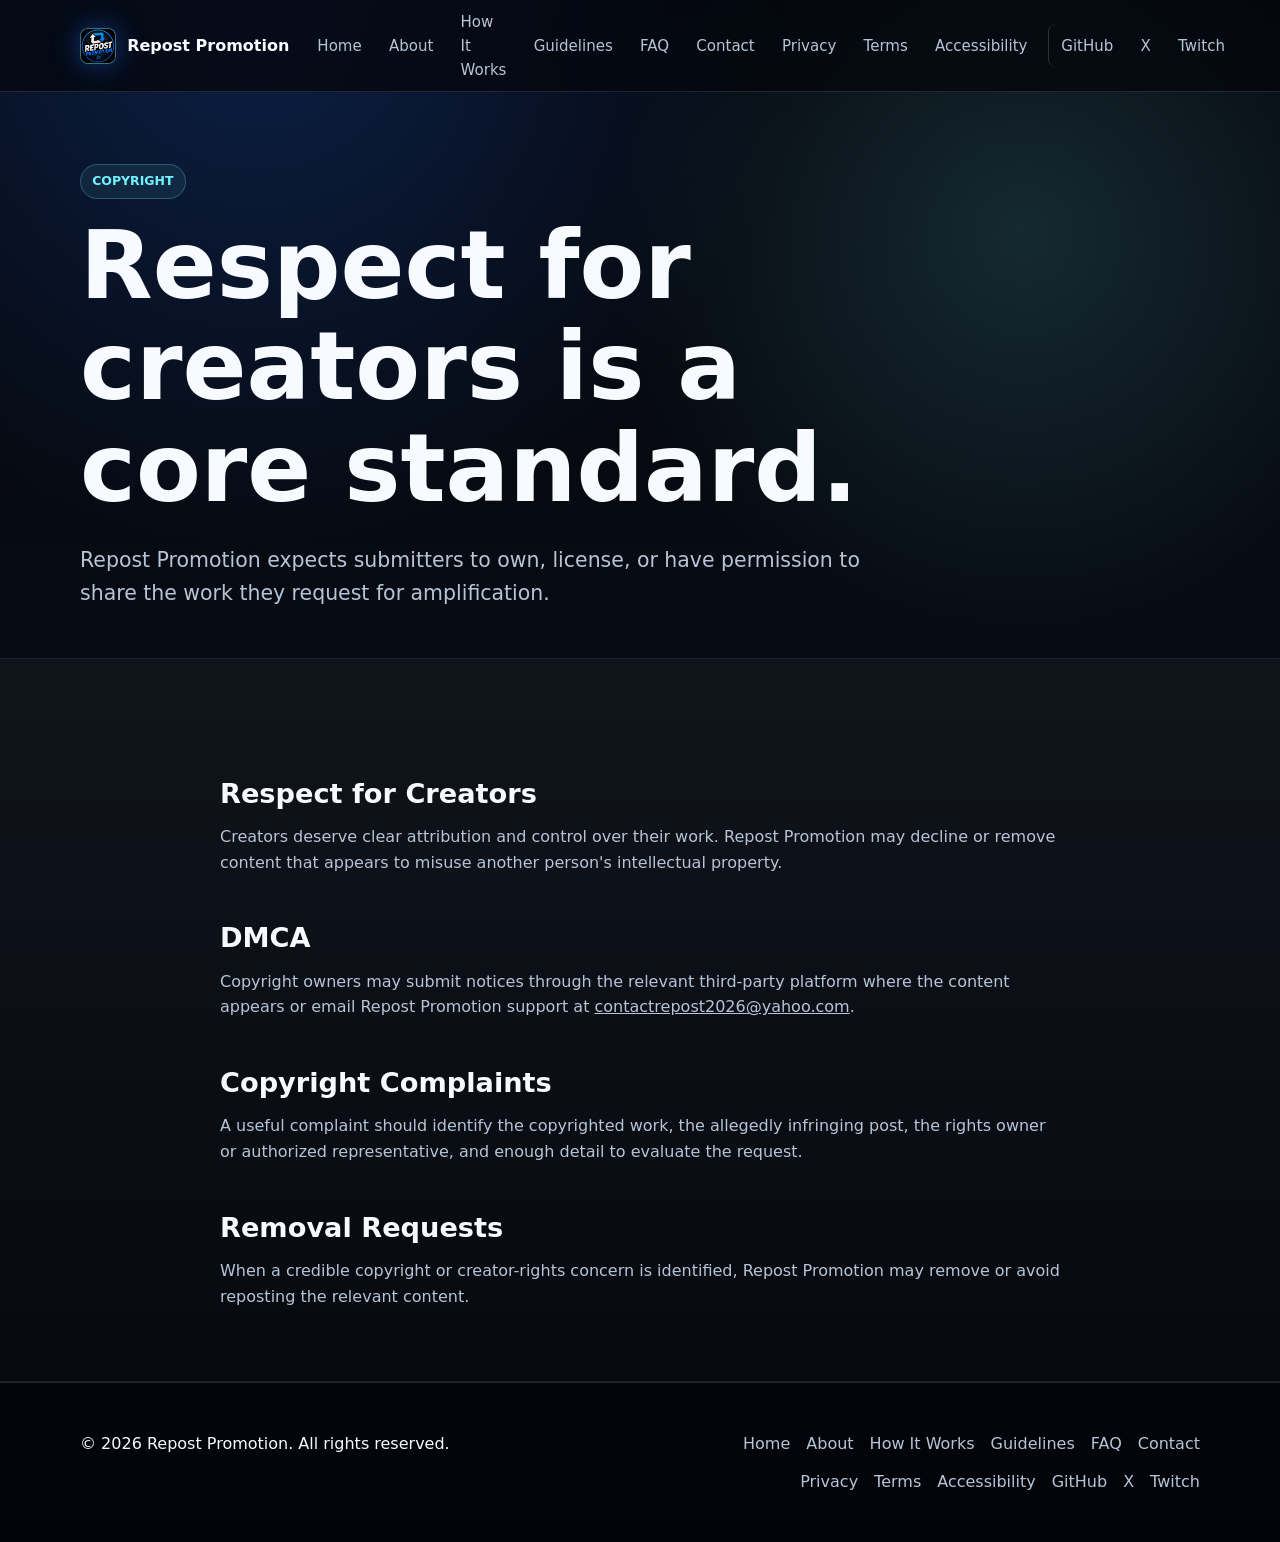
<file: copyright.html>
<!doctype html>
<html lang="en">
  <head>
    <meta charset="utf-8">
    <meta name="viewport" content="width=device-width, initial-scale=1">
    <title>Copyright and DMCA | Repost Promotion</title>
    <meta name="description" content="Repost Promotion respects creators, copyright ownership, DMCA notices, copyright complaints, and removal requests.">
    <link rel="canonical" href="https://repostpromotion.github.io/repost-promotion/copyright.html">
    <meta property="og:type" content="website">
    <meta property="og:title" content="Copyright and DMCA | Repost Promotion">
    <meta property="og:description" content="Creator respect, copyright complaints, DMCA notices, and removal request information.">
    <meta property="og:url" content="https://repostpromotion.github.io/repost-promotion/copyright.html">
    <meta name="twitter:card" content="summary">
    <meta name="twitter:title" content="Copyright and DMCA">
    <meta name="twitter:description" content="Copyright standards for Repost Promotion.">
    <meta name="theme-color" content="#1f6fff">
    <link rel="icon" href="images/favicon.png">
    <link rel="manifest" href="manifest.webmanifest">
    <link rel="stylesheet" href="css/style.css">
    <link rel="stylesheet" href="css/animations.css">
    <link rel="stylesheet" href="css/responsive.css">
    <script type="application/ld+json">{"@context":"https://schema.org","@type":"WebPage","name":"Copyright and DMCA","url":"https://repostpromotion.github.io/repost-promotion/copyright.html"}</script>
  </head>
  <body>
    <a class="skip-link" href="#main">Skip to content</a>
    <header class="site-header">
      <div class="container nav-wrap">
        <a class="brand" href="index.html" aria-label="Repost Promotion home">
          <img class="brand-logo" src="images/repost.png" alt="" width="36" height="36">
          <span>Repost Promotion</span>
        </a>
        <button class="nav-toggle" type="button" data-nav-toggle aria-expanded="false" aria-controls="site-nav">
          <span class="sr-only">Open navigation</span>
          <span class="nav-toggle-lines" aria-hidden="true">
          </span>
        </button>
        <nav class="site-nav" id="site-nav" data-site-nav aria-label="Primary navigation">
          <a href="index.html">Home</a>
          <a href="about.html">About</a>
          <a href="how-it-works.html">How It Works</a>
          <a href="guidelines.html">Guidelines</a>
          <a href="faq.html">FAQ</a>
          <a href="contact.html">Contact</a>
          <a href="privacy.html">Privacy</a>
          <a href="terms.html">Terms</a>
          <a href="accessibility.html">Accessibility</a>
          <a class="external-nav" href="https://github.com/RepostPromotion">GitHub</a>
          <a href="https://x.com/RepostPromoter">X</a>
          <a href="https://www.twitch.tv/repostpromoter/about">Twitch</a>
        </nav>
      </div>
    </header>
    <main id="main">
      <section class="page-hero">
        <div class="container reveal">
          <p class="eyebrow">Copyright</p>
          <h1>Respect for creators is a core standard.</h1>
          <p class="lead">Repost Promotion expects submitters to own, license, or have permission to share the work they request for amplification.</p>
        </div>
      </section>
      <section class="section section-alt">
        <div class="container legal-content reveal">
          <h2>Respect for Creators</h2>
          <p>Creators deserve clear attribution and control over their work. Repost Promotion may decline or remove content that appears to misuse another person's intellectual property.</p>
          <h2>DMCA</h2>
          <p>Copyright owners may submit notices through the relevant third-party platform where the content appears or email Repost Promotion support at <a href="mailto:contactrepost2026@yahoo.com">contactrepost2026@yahoo.com</a>.</p>
          <h2>Copyright Complaints</h2>
          <p>A useful complaint should identify the copyrighted work, the allegedly infringing post, the rights owner or authorized representative, and enough detail to evaluate the request.</p>
          <h2>Removal Requests</h2>
          <p>When a credible copyright or creator-rights concern is identified, Repost Promotion may remove or avoid reposting the relevant content.</p>
        </div>
      </section>
    </main>
    <footer class="site-footer">
      <div class="container footer-grid">
        <p>&copy; <span data-current-year>
        </span> Repost Promotion. All rights reserved.</p>
        <nav class="footer-links" aria-label="Footer navigation">
          <a href="index.html">Home</a>
          <a href="about.html">About</a>
          <a href="how-it-works.html">How It Works</a>
          <a href="guidelines.html">Guidelines</a>
          <a href="faq.html">FAQ</a>
          <a href="contact.html">Contact</a>
          <a href="privacy.html">Privacy</a>
          <a href="terms.html">Terms</a>
          <a href="accessibility.html">Accessibility</a>
          <a href="https://github.com/RepostPromotion">GitHub</a>
          <a href="https://x.com/RepostPromoter">X</a>
          <a href="https://www.twitch.tv/repostpromoter/about">Twitch</a>
        </nav>
      </div>
    </footer>
    <button class="back-to-top" type="button" data-back-to-top aria-label="Back to top">&uarr;</button>
    <script src="js/main.js" defer>
    </script>
    <script src="js/navigation.js" defer>
    </script>
    <script src="js/animations.js" defer>
    </script>
  </body>
</html>
</file>
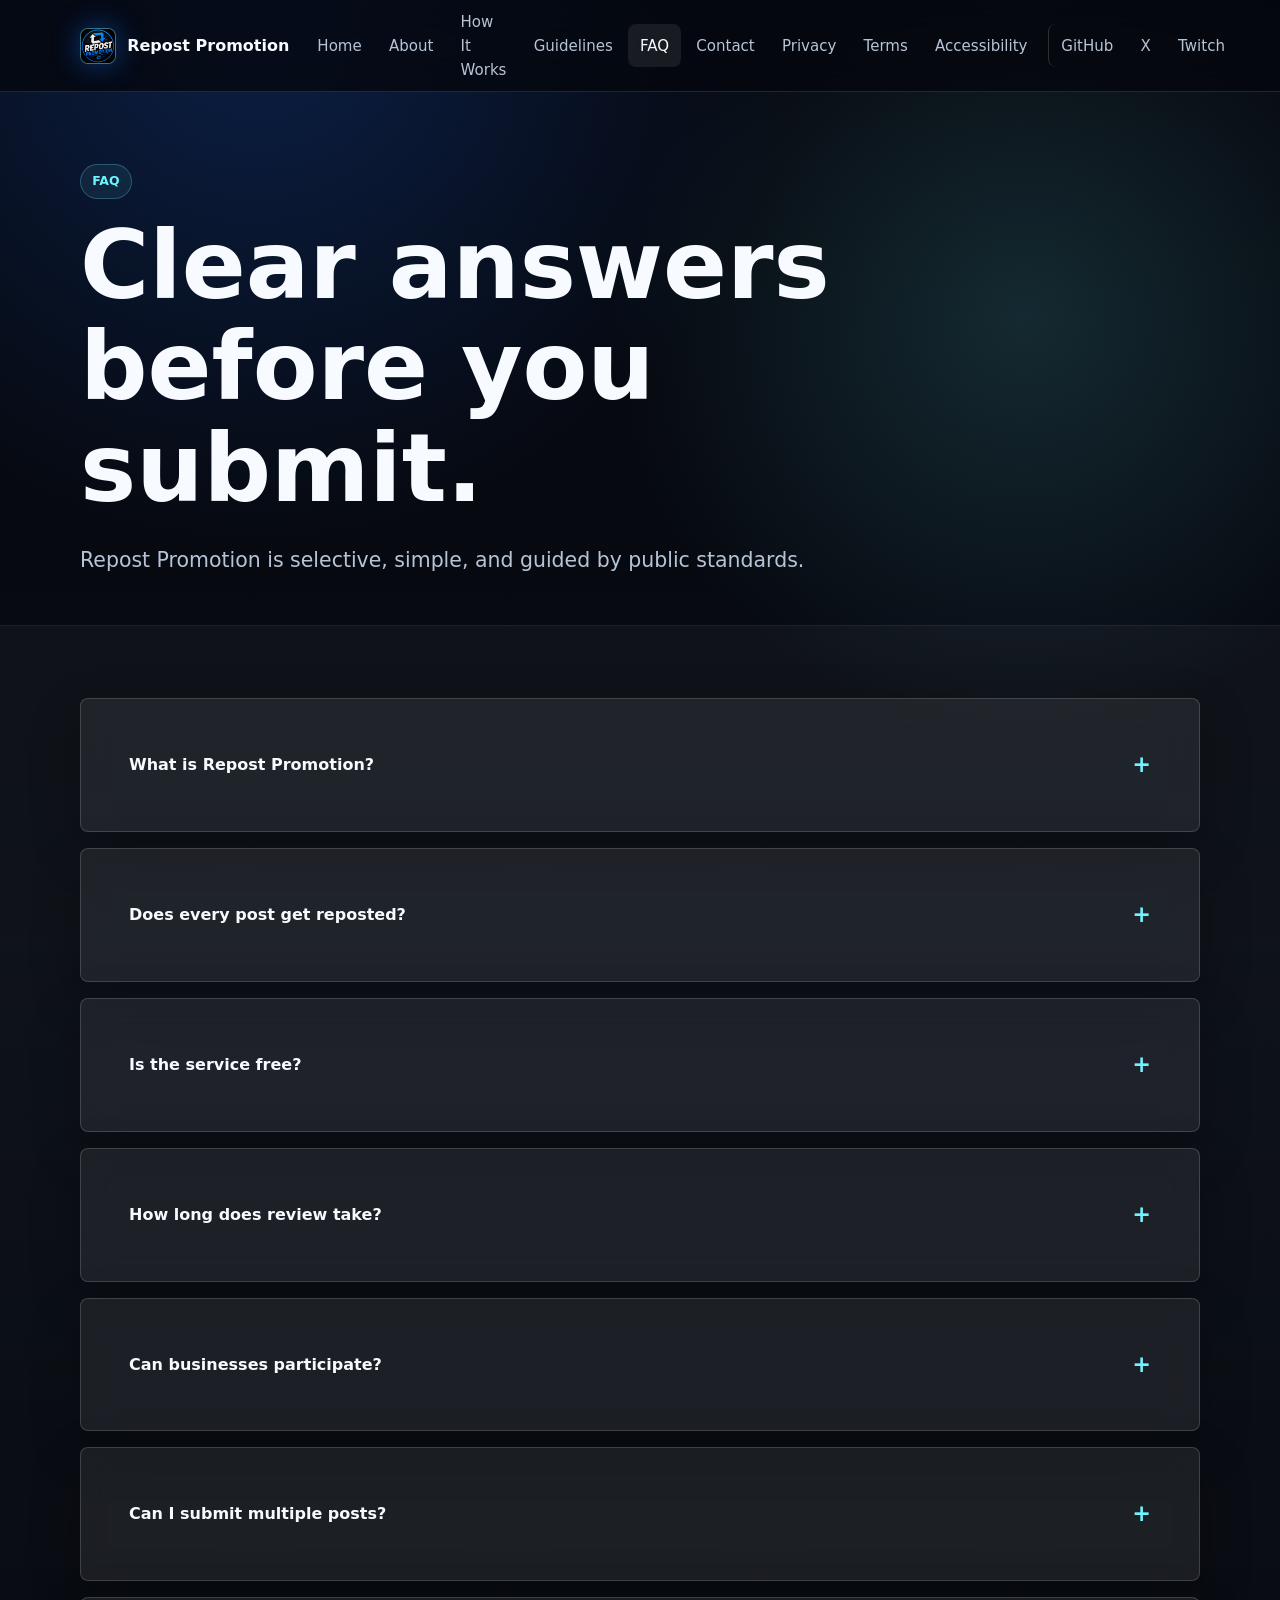
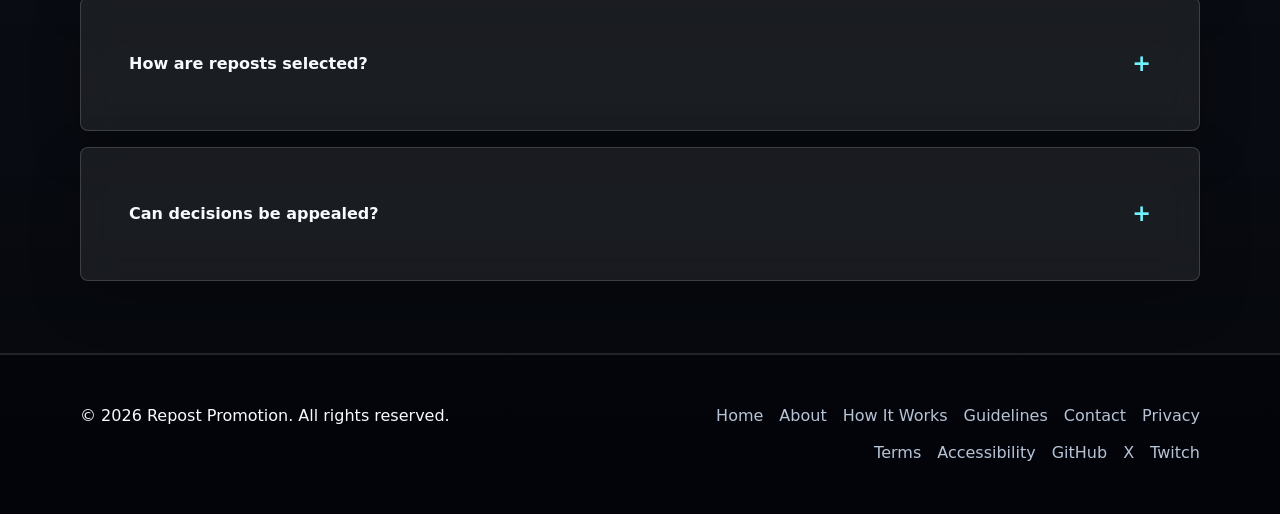
<file: faq.html>
<!doctype html>
<html lang="en">
  <head>
    <meta charset="utf-8">
    <meta name="viewport" content="width=device-width, initial-scale=1">
    <title>FAQ | Repost Promotion</title>
    <meta name="description" content="Answers to common questions about Repost Promotion, repost selection, review timing, business participation, appeals, and free access.">
    <link rel="canonical" href="https://repostpromotion.github.io/repost-promotion/faq.html">
    <meta property="og:type" content="website">
    <meta property="og:title" content="FAQ | Repost Promotion">
    <meta property="og:description" content="Common questions about how Repost Promotion reviews and selects posts.">
    <meta property="og:url" content="https://repostpromotion.github.io/repost-promotion/faq.html">
    <meta name="twitter:card" content="summary">
    <meta name="twitter:title" content="Repost Promotion FAQ">
    <meta name="twitter:description" content="Answers about submission, selection, timing, and appeals.">
    <meta name="theme-color" content="#1f6fff">
    <link rel="icon" href="images/favicon.png">
    <link rel="manifest" href="manifest.webmanifest">
    <link rel="stylesheet" href="css/style.css">
    <link rel="stylesheet" href="css/animations.css">
    <link rel="stylesheet" href="css/responsive.css">
    <script type="application/ld+json">{"@context":"https://schema.org","@type":"FAQPage","mainEntity":[{"@type":"Question","name":"What is Repost Promotion?","acceptedAnswer":{"@type":"Answer","text":"Repost Promotion is a community repost platform that reviews tagged posts and may repost content that meets quality and safety standards."}},{"@type":"Question","name":"Does every post get reposted?","acceptedAnswer":{"@type":"Answer","text":"No. Reposts are selective and never guaranteed."}},{"@type":"Question","name":"Is the service free?","acceptedAnswer":{"@type":"Answer","text":"The public submission process is free unless an official update states otherwise."}}]}</script>
  </head>
  <body>
    <a class="skip-link" href="#main">Skip to content</a>
    <header class="site-header">
      <div class="container nav-wrap">
        <a class="brand" href="index.html" aria-label="Repost Promotion home">
          <img class="brand-logo" src="images/repost.png" alt="" width="36" height="36">
          <span>Repost Promotion</span>
        </a>
        <button class="nav-toggle" type="button" data-nav-toggle aria-expanded="false" aria-controls="site-nav">
          <span class="sr-only">Open navigation</span>
          <span class="nav-toggle-lines" aria-hidden="true">
          </span>
        </button>
        <nav class="site-nav" id="site-nav" data-site-nav aria-label="Primary navigation">
          <a href="index.html">Home</a>
          <a href="about.html">About</a>
          <a href="how-it-works.html">How It Works</a>
          <a href="guidelines.html">Guidelines</a>
          <a href="faq.html" aria-current="page">FAQ</a>
          <a href="contact.html">Contact</a>
          <a href="privacy.html">Privacy</a>
          <a href="terms.html">Terms</a>
          <a href="accessibility.html">Accessibility</a>
          <a class="external-nav" href="https://github.com/RepostPromotion">GitHub</a>
          <a href="https://x.com/RepostPromoter">X</a>
          <a href="https://www.twitch.tv/repostpromoter/about">Twitch</a>
        </nav>
      </div>
    </header>
    <main id="main">
      <section class="page-hero">
        <div class="container reveal">
          <p class="eyebrow">FAQ</p>
          <h1>Clear answers before you submit.</h1>
          <p class="lead">Repost Promotion is selective, simple, and guided by public standards.</p>
        </div>
      </section>
      <section class="section section-alt">
        <div class="container faq-list">
          <details class="card faq-item reveal">
            <summary>What is Repost Promotion?</summary>
            <p>Repost Promotion is a community repost platform dedicated to helping quality content reach a wider audience through reviewed, responsible reposts.</p>
          </details>
          <details class="card faq-item reveal">
            <summary>Does every post get reposted?</summary>
            <p>No. Reposts are selective and depend on quality, relevance, safety, originality, and alignment with the community guidelines.</p>
          </details>
          <details class="card faq-item reveal">
            <summary>Is the service free?</summary>
            <p>The public submission process is free unless an official project update announces a different option in the future.</p>
          </details>
          <details class="card faq-item reveal">
            <summary>How long does review take?</summary>
            <p>Review timing can vary based on volume and availability. A lack of response does not mean a creator is blocked from future consideration.</p>
          </details>
          <details class="card faq-item reveal">
            <summary>Can businesses participate?</summary>
            <p>Yes. Businesses can submit professional, truthful, relevant posts that follow the same standards as creator and community submissions.</p>
          </details>
          <details class="card faq-item reveal">
            <summary>Can I submit multiple posts?</summary>
            <p>Yes, but submissions should be thoughtful. Repeated low-quality tagging, duplicates, or aggressive promotion may reduce consideration.</p>
          </details>
          <details class="card faq-item reveal">
            <summary>How are reposts selected?</summary>
            <p>Selection considers usefulness, clarity, authenticity, audience fit, safety, and whether reposting would improve the community feed.</p>
          </details>
          <details class="card faq-item reveal">
            <summary>Can decisions be appealed?</summary>
            <p>Formal appeals may be added in the future. For now, creators can improve alignment with the guidelines and submit future posts for review.</p>
          </details>
        </div>
      </section>
    </main>
    <footer class="site-footer">
      <div class="container footer-grid">
        <p>&copy; <span data-current-year>
        </span> Repost Promotion. All rights reserved.</p>
        <nav class="footer-links" aria-label="Footer navigation">
          <a href="index.html">Home</a>
          <a href="about.html">About</a>
          <a href="how-it-works.html">How It Works</a>
          <a href="guidelines.html">Guidelines</a>
          <a href="contact.html">Contact</a>
          <a href="privacy.html">Privacy</a>
          <a href="terms.html">Terms</a>
          <a href="accessibility.html">Accessibility</a>
          <a href="https://github.com/RepostPromotion">GitHub</a>
          <a href="https://x.com/RepostPromoter">X</a>
          <a href="https://www.twitch.tv/repostpromoter/about">Twitch</a>
        </nav>
      </div>
    </footer>
    <button class="back-to-top" type="button" data-back-to-top aria-label="Back to top">&uarr;</button>
    <script src="js/main.js" defer>
    </script>
    <script src="js/navigation.js" defer>
    </script>
    <script src="js/animations.js" defer>
    </script>
  </body>
</html>
</file>
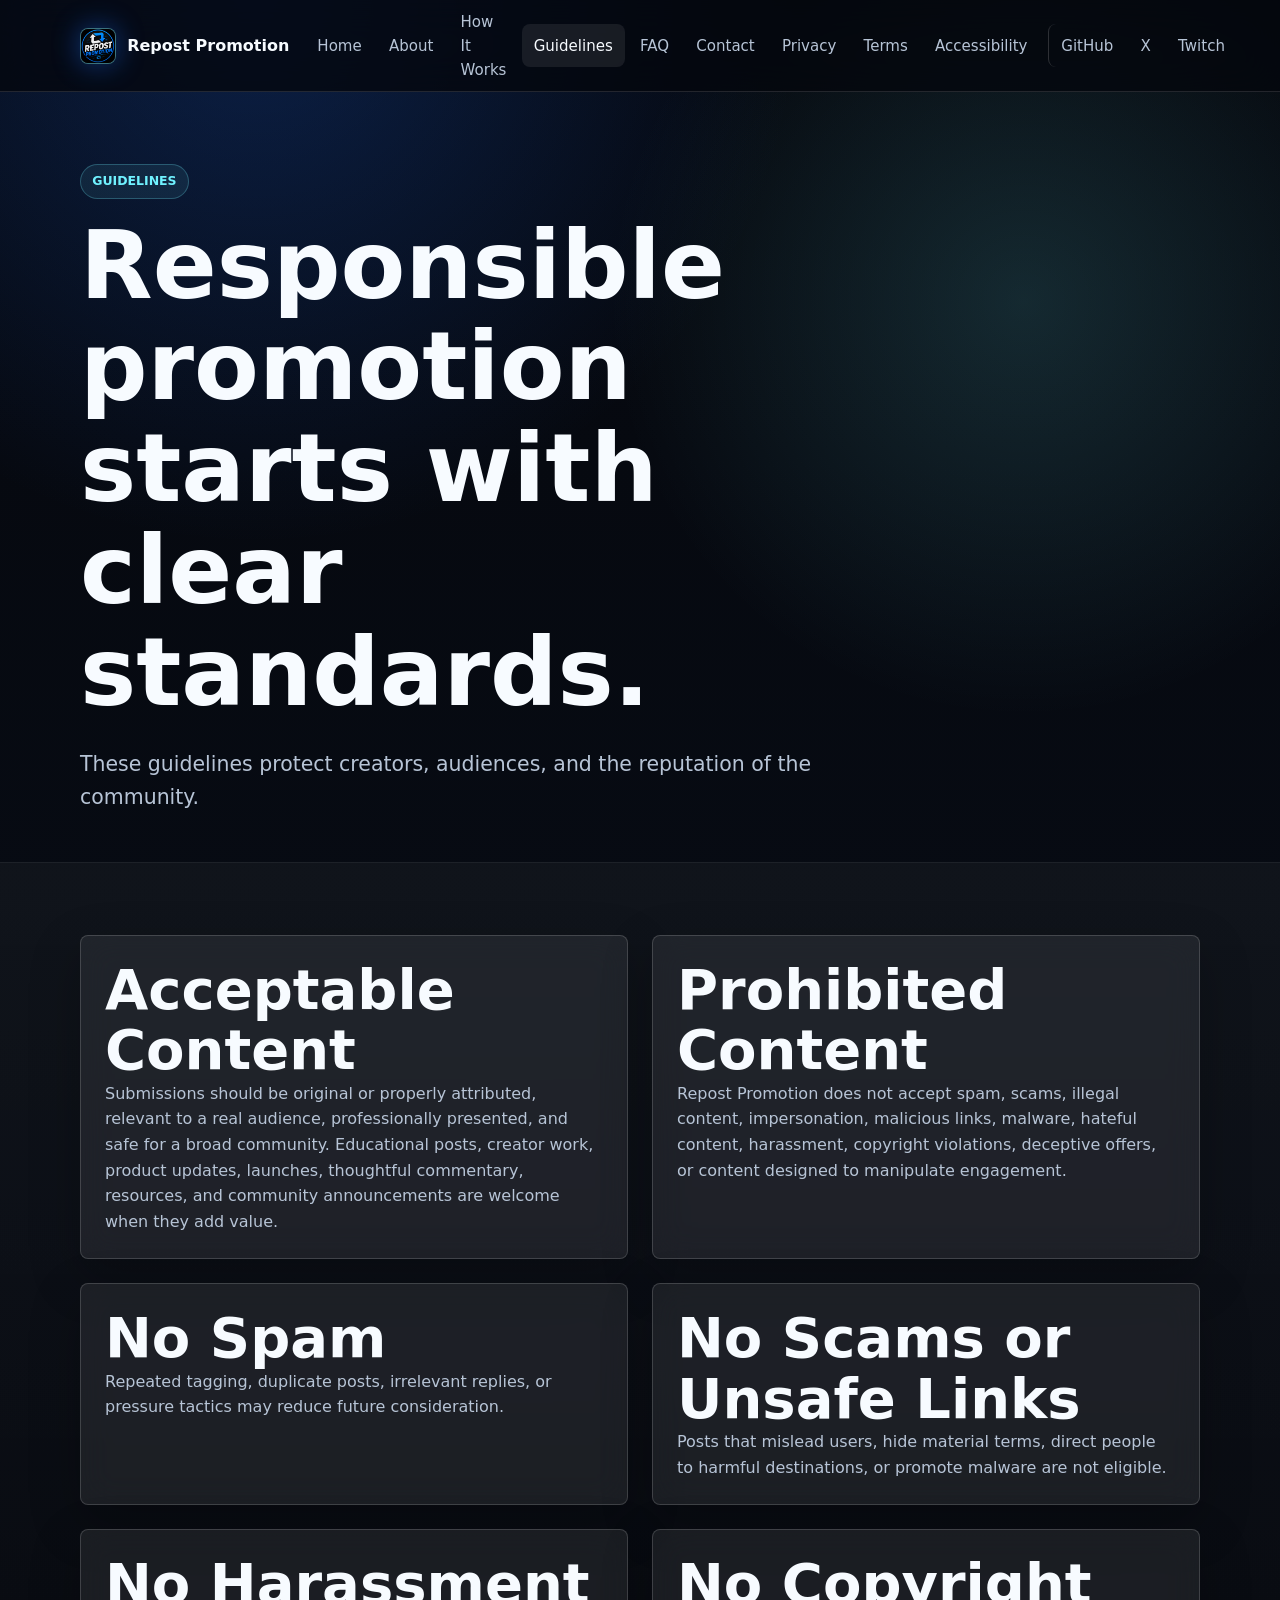
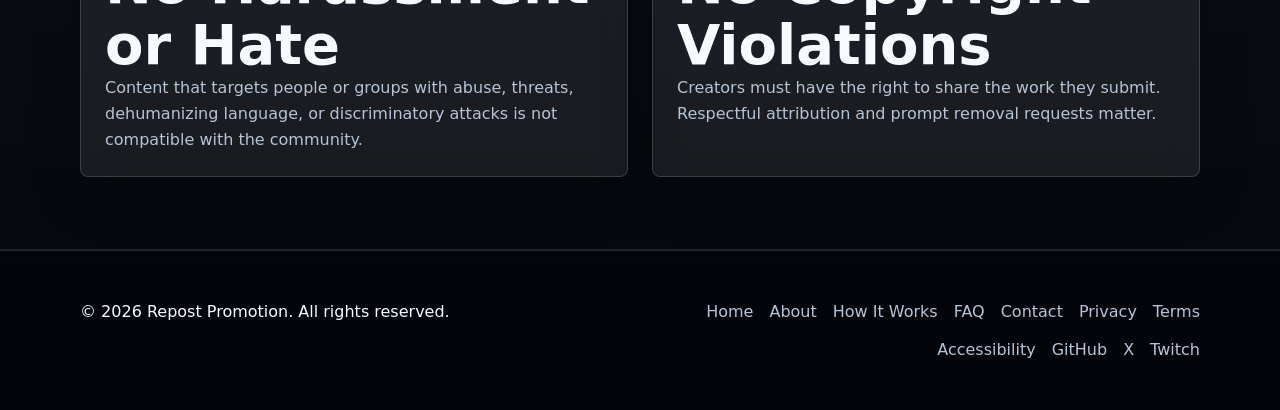
<file: guidelines.html>
<!doctype html>
<html lang="en">
  <head>
    <meta charset="utf-8">
    <meta name="viewport" content="width=device-width, initial-scale=1">
    <title>Community Guidelines | Repost Promotion</title>
    <meta name="description" content="Read Repost Promotion's content guidelines covering acceptable submissions, prohibited content, safety, copyright, and community standards.">
    <link rel="canonical" href="https://repostpromotion.github.io/repost-promotion/guidelines.html">
    <meta property="og:type" content="website">
    <meta property="og:title" content="Community Guidelines | Repost Promotion">
    <meta property="og:description" content="Standards for acceptable content, prohibited content, and responsible repost requests.">
    <meta property="og:url" content="https://repostpromotion.github.io/repost-promotion/guidelines.html">
    <meta name="twitter:card" content="summary">
    <meta name="twitter:title" content="Community Guidelines">
    <meta name="twitter:description" content="Clear rules for safe and credible community reposts.">
    <meta name="theme-color" content="#1f6fff">
    <link rel="icon" href="images/favicon.png">
    <link rel="manifest" href="manifest.webmanifest">
    <link rel="stylesheet" href="css/style.css">
    <link rel="stylesheet" href="css/animations.css">
    <link rel="stylesheet" href="css/responsive.css">
    <script type="application/ld+json">{"@context":"https://schema.org","@type":"WebPage","name":"Community Guidelines","url":"https://repostpromotion.github.io/repost-promotion/guidelines.html"}</script>
  </head>
  <body>
    <a class="skip-link" href="#main">Skip to content</a>
    <header class="site-header">
      <div class="container nav-wrap">
        <a class="brand" href="index.html" aria-label="Repost Promotion home">
          <img class="brand-logo" src="images/repost.png" alt="" width="36" height="36">
          <span>Repost Promotion</span>
        </a>
        <button class="nav-toggle" type="button" data-nav-toggle aria-expanded="false" aria-controls="site-nav">
          <span class="sr-only">Open navigation</span>
          <span class="nav-toggle-lines" aria-hidden="true">
          </span>
        </button>
        <nav class="site-nav" id="site-nav" data-site-nav aria-label="Primary navigation">
          <a href="index.html">Home</a>
          <a href="about.html">About</a>
          <a href="how-it-works.html">How It Works</a>
          <a href="guidelines.html" aria-current="page">Guidelines</a>
          <a href="faq.html">FAQ</a>
          <a href="contact.html">Contact</a>
          <a href="privacy.html">Privacy</a>
          <a href="terms.html">Terms</a>
          <a href="accessibility.html">Accessibility</a>
          <a class="external-nav" href="https://github.com/RepostPromotion">GitHub</a>
          <a href="https://x.com/RepostPromoter">X</a>
          <a href="https://www.twitch.tv/repostpromoter/about">Twitch</a>
        </nav>
      </div>
    </header>
    <main id="main">
      <section class="page-hero">
        <div class="container reveal">
          <p class="eyebrow">Guidelines</p>
          <h1>Responsible promotion starts with clear standards.</h1>
          <p class="lead">These guidelines protect creators, audiences, and the reputation of the community.</p>
        </div>
      </section>
      <section class="section section-alt">
        <div class="container grid grid-2">
          <article class="card reveal">
            <h2>Acceptable Content</h2>
            <p>Submissions should be original or properly attributed, relevant to a real audience, professionally presented, and safe for a broad community. Educational posts, creator work, product updates, launches, thoughtful commentary, resources, and community announcements are welcome when they add value.</p>
          </article>
          <article class="card reveal">
            <h2>Prohibited Content</h2>
            <p>Repost Promotion does not accept spam, scams, illegal content, impersonation, malicious links, malware, hateful content, harassment, copyright violations, deceptive offers, or content designed to manipulate engagement.</p>
          </article>
          <article class="card reveal">
            <h2>No Spam</h2>
            <p>Repeated tagging, duplicate posts, irrelevant replies, or pressure tactics may reduce future consideration.</p>
          </article>
          <article class="card reveal">
            <h2>No Scams or Unsafe Links</h2>
            <p>Posts that mislead users, hide material terms, direct people to harmful destinations, or promote malware are not eligible.</p>
          </article>
          <article class="card reveal">
            <h2>No Harassment or Hate</h2>
            <p>Content that targets people or groups with abuse, threats, dehumanizing language, or discriminatory attacks is not compatible with the community.</p>
          </article>
          <article class="card reveal">
            <h2>No Copyright Violations</h2>
            <p>Creators must have the right to share the work they submit. Respectful attribution and prompt removal requests matter.</p>
          </article>
        </div>
      </section>
    </main>
    <footer class="site-footer">
      <div class="container footer-grid">
        <p>&copy; <span data-current-year>
        </span> Repost Promotion. All rights reserved.</p>
        <nav class="footer-links" aria-label="Footer navigation">
          <a href="index.html">Home</a>
          <a href="about.html">About</a>
          <a href="how-it-works.html">How It Works</a>
          <a href="faq.html">FAQ</a>
          <a href="contact.html">Contact</a>
          <a href="privacy.html">Privacy</a>
          <a href="terms.html">Terms</a>
          <a href="accessibility.html">Accessibility</a>
          <a href="https://github.com/RepostPromotion">GitHub</a>
          <a href="https://x.com/RepostPromoter">X</a>
          <a href="https://www.twitch.tv/repostpromoter/about">Twitch</a>
        </nav>
      </div>
    </footer>
    <button class="back-to-top" type="button" data-back-to-top aria-label="Back to top">&uarr;</button>
    <script src="js/main.js" defer>
    </script>
    <script src="js/navigation.js" defer>
    </script>
    <script src="js/animations.js" defer>
    </script>
  </body>
</html>
</file>
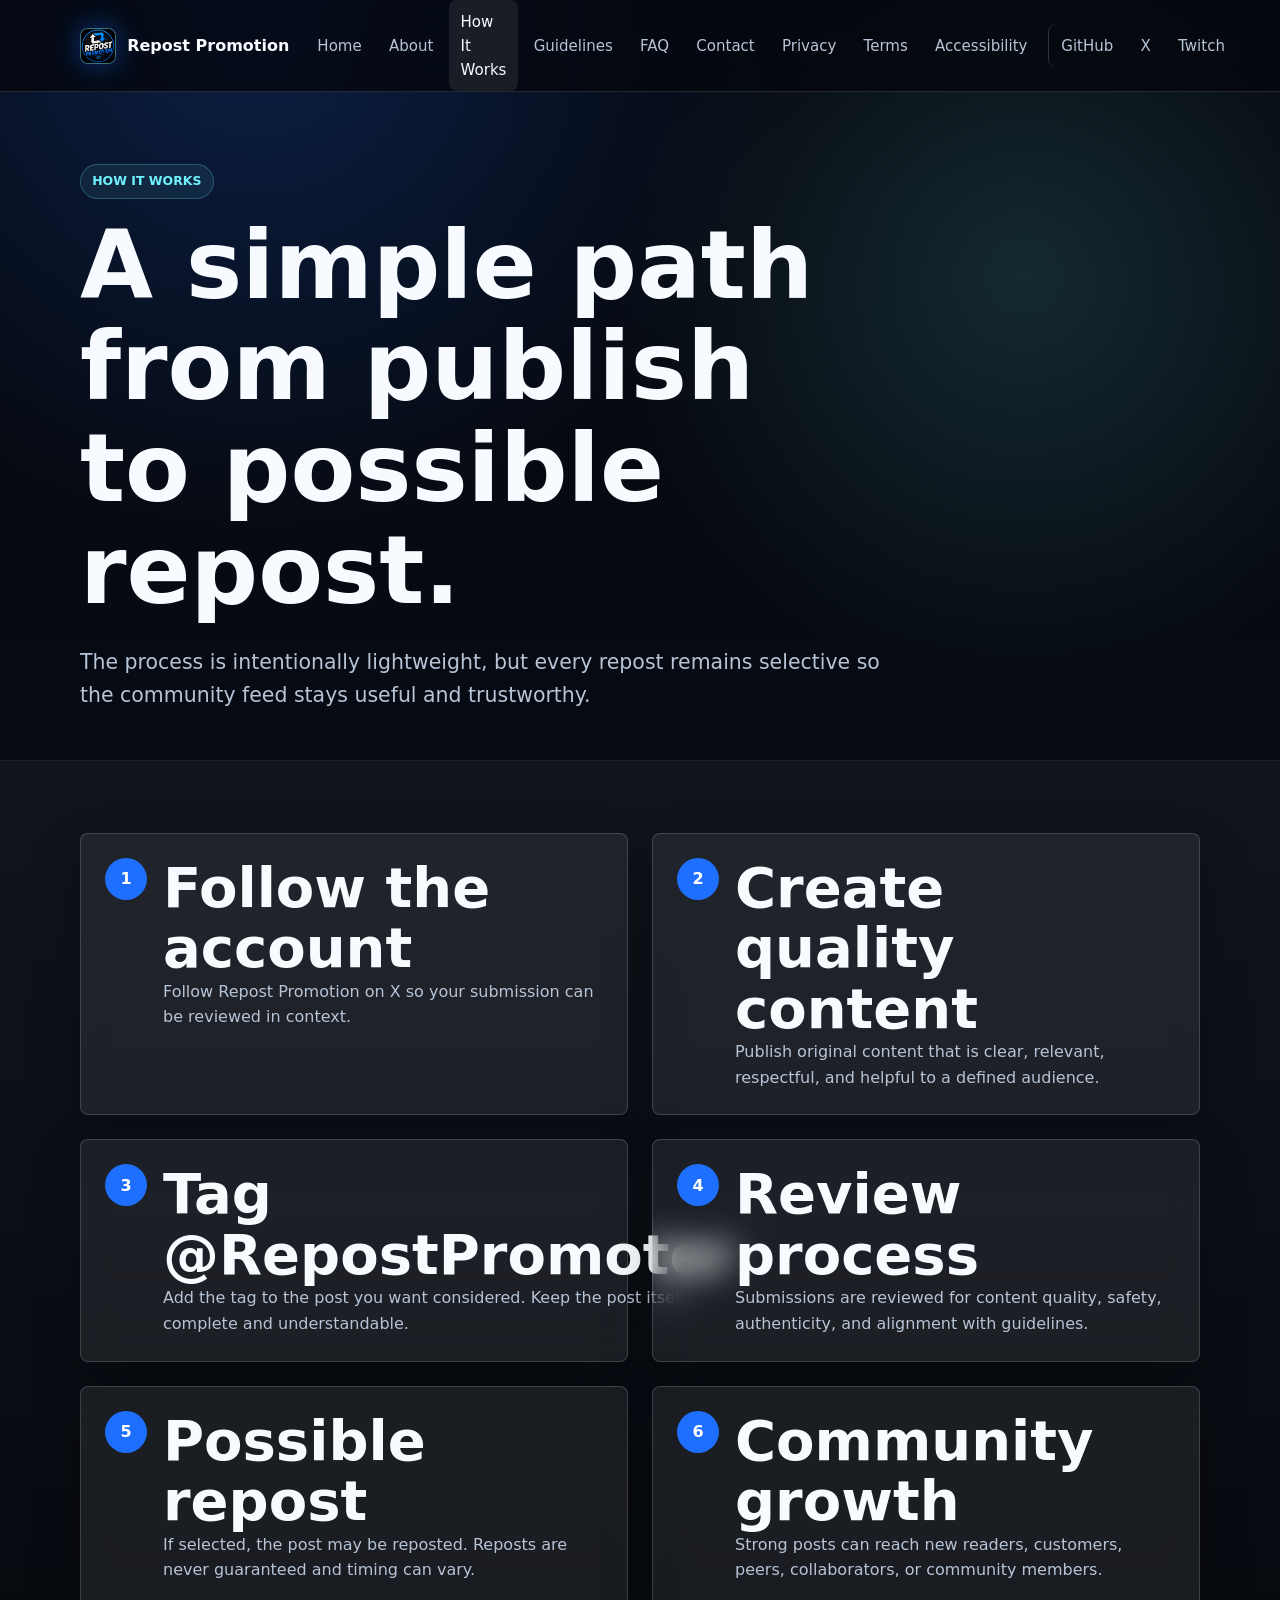
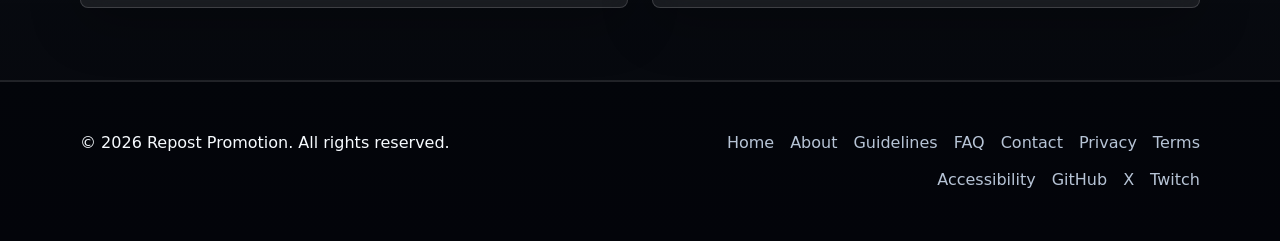
<file: how-it-works.html>
<!doctype html>
<html lang="en">
  <head>
    <meta charset="utf-8">
    <meta name="viewport" content="width=device-width, initial-scale=1">
    <title>How Repost Promotion Works | Submit Quality Posts for Review</title>
    <meta name="description" content="Follow the simple Repost Promotion process: follow the account, create quality content, tag @RepostPromoter, and wait for selective review.">
    <link rel="canonical" href="https://repostpromotion.github.io/repost-promotion/how-it-works.html">
    <meta property="og:type" content="website">
    <meta property="og:title" content="How Repost Promotion Works">
    <meta property="og:description" content="A clear step-by-step process for community repost consideration.">
    <meta property="og:url" content="https://repostpromotion.github.io/repost-promotion/how-it-works.html">
    <meta name="twitter:card" content="summary">
    <meta name="twitter:title" content="How It Works">
    <meta name="twitter:description" content="Submit quality content to Repost Promotion for possible repost consideration.">
    <meta name="theme-color" content="#1f6fff">
    <link rel="icon" href="images/favicon.png">
    <link rel="manifest" href="manifest.webmanifest">
    <link rel="stylesheet" href="css/style.css">
    <link rel="stylesheet" href="css/animations.css">
    <link rel="stylesheet" href="css/responsive.css">
    <script type="application/ld+json">{"@context":"https://schema.org","@type":"HowTo","name":"How to submit a post to Repost Promotion","step":["Follow the Repost Promotion account","Create quality content","Tag @RepostPromoter","Wait for review","Selected posts may be reposted"]}</script>
  </head>
  <body>
    <a class="skip-link" href="#main">Skip to content</a>
    <header class="site-header">
      <div class="container nav-wrap">
        <a class="brand" href="index.html" aria-label="Repost Promotion home">
          <img class="brand-logo" src="images/repost.png" alt="" width="36" height="36">
          <span>Repost Promotion</span>
        </a>
        <button class="nav-toggle" type="button" data-nav-toggle aria-expanded="false" aria-controls="site-nav">
          <span class="sr-only">Open navigation</span>
          <span class="nav-toggle-lines" aria-hidden="true">
          </span>
        </button>
        <nav class="site-nav" id="site-nav" data-site-nav aria-label="Primary navigation">
          <a href="index.html">Home</a>
          <a href="about.html">About</a>
          <a href="how-it-works.html" aria-current="page">How It Works</a>
          <a href="guidelines.html">Guidelines</a>
          <a href="faq.html">FAQ</a>
          <a href="contact.html">Contact</a>
          <a href="privacy.html">Privacy</a>
          <a href="terms.html">Terms</a>
          <a href="accessibility.html">Accessibility</a>
          <a class="external-nav" href="https://github.com/RepostPromotion">GitHub</a>
          <a href="https://x.com/RepostPromoter">X</a>
          <a href="https://www.twitch.tv/repostpromoter/about">Twitch</a>
        </nav>
      </div>
    </header>
    <main id="main">
      <section class="page-hero">
        <div class="container reveal">
          <p class="eyebrow">How it works</p>
          <h1>A simple path from publish to possible repost.</h1>
          <p class="lead">The process is intentionally lightweight, but every repost remains selective so the community feed stays useful and trustworthy.</p>
        </div>
      </section>
      <section class="section section-alt">
        <div class="container grid grid-2">
          <article class="card step reveal">
            <span class="step-number">1</span>
            <div>
              <h2>Follow the account</h2>
              <p>Follow Repost Promotion on X so your submission can be reviewed in context.</p>
            </div>
          </article>
          <article class="card step reveal">
            <span class="step-number">2</span>
            <div>
              <h2>Create quality content</h2>
              <p>Publish original content that is clear, relevant, respectful, and helpful to a defined audience.</p>
            </div>
          </article>
          <article class="card step reveal">
            <span class="step-number">3</span>
            <div>
              <h2>Tag @RepostPromoter</h2>
              <p>Add the tag to the post you want considered. Keep the post itself complete and understandable.</p>
            </div>
          </article>
          <article class="card step reveal">
            <span class="step-number">4</span>
            <div>
              <h2>Review process</h2>
              <p>Submissions are reviewed for content quality, safety, authenticity, and alignment with guidelines.</p>
            </div>
          </article>
          <article class="card step reveal">
            <span class="step-number">5</span>
            <div>
              <h2>Possible repost</h2>
              <p>If selected, the post may be reposted. Reposts are never guaranteed and timing can vary.</p>
            </div>
          </article>
          <article class="card step reveal">
            <span class="step-number">6</span>
            <div>
              <h2>Community growth</h2>
              <p>Strong posts can reach new readers, customers, peers, collaborators, or community members.</p>
            </div>
          </article>
        </div>
      </section>
    </main>
    <footer class="site-footer">
      <div class="container footer-grid">
        <p>&copy; <span data-current-year>
        </span> Repost Promotion. All rights reserved.</p>
        <nav class="footer-links" aria-label="Footer navigation">
          <a href="index.html">Home</a>
          <a href="about.html">About</a>
          <a href="guidelines.html">Guidelines</a>
          <a href="faq.html">FAQ</a>
          <a href="contact.html">Contact</a>
          <a href="privacy.html">Privacy</a>
          <a href="terms.html">Terms</a>
          <a href="accessibility.html">Accessibility</a>
          <a href="https://github.com/RepostPromotion">GitHub</a>
          <a href="https://x.com/RepostPromoter">X</a>
          <a href="https://www.twitch.tv/repostpromoter/about">Twitch</a>
        </nav>
      </div>
    </footer>
    <button class="back-to-top" type="button" data-back-to-top aria-label="Back to top">&uarr;</button>
    <script src="js/main.js" defer>
    </script>
    <script src="js/navigation.js" defer>
    </script>
    <script src="js/animations.js" defer>
    </script>
  </body>
</html>
</file>
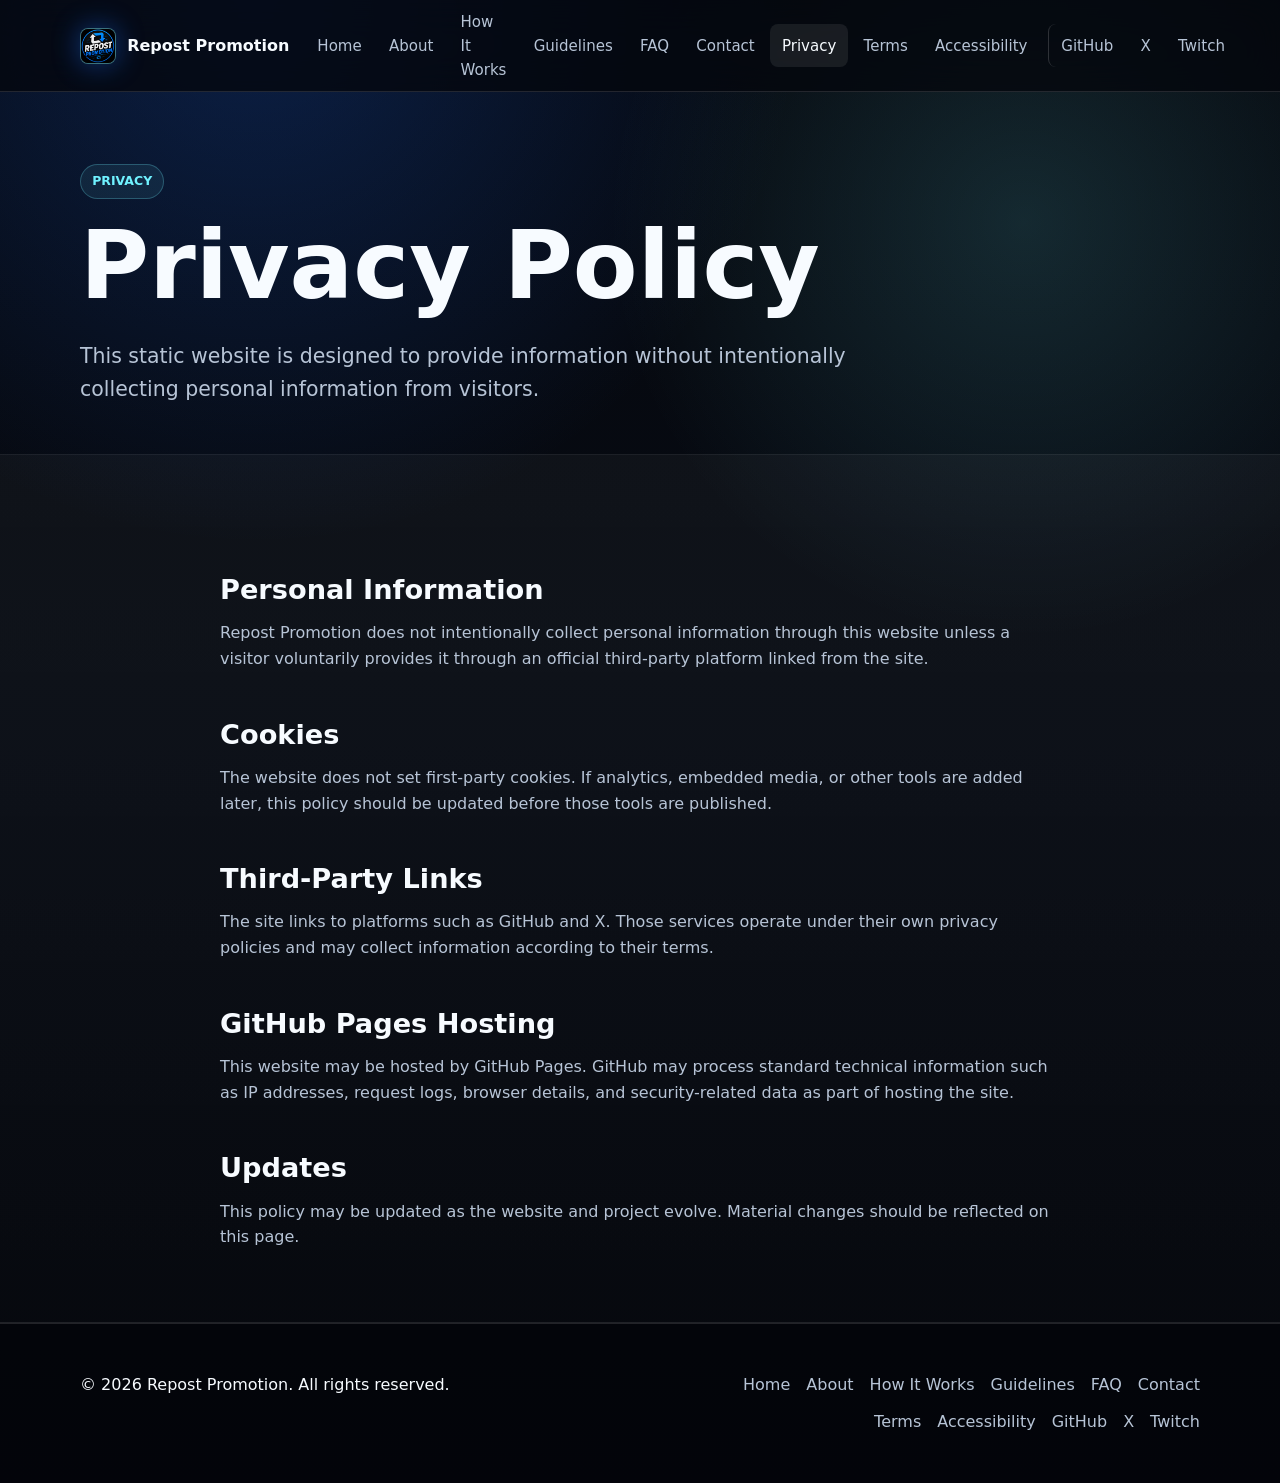
<file: privacy.html>
<!doctype html>
<html lang="en">
  <head>
    <meta charset="utf-8">
    <meta name="viewport" content="width=device-width, initial-scale=1">
    <title>Privacy Policy | Repost Promotion</title>
    <meta name="description" content="Review the Repost Promotion privacy policy covering personal information, cookies, third-party links, and GitHub Pages hosting.">
    <link rel="canonical" href="https://repostpromotion.github.io/repost-promotion/privacy.html">
    <meta property="og:type" content="website">
    <meta property="og:title" content="Privacy Policy | Repost Promotion">
    <meta property="og:description" content="How the static Repost Promotion website treats personal information and third-party links.">
    <meta property="og:url" content="https://repostpromotion.github.io/repost-promotion/privacy.html">
    <meta name="twitter:card" content="summary">
    <meta name="twitter:title" content="Privacy Policy">
    <meta name="twitter:description" content="Privacy information for Repost Promotion.">
    <meta name="theme-color" content="#1f6fff">
    <link rel="icon" href="images/favicon.png">
    <link rel="manifest" href="manifest.webmanifest">
    <link rel="stylesheet" href="css/style.css">
    <link rel="stylesheet" href="css/animations.css">
    <link rel="stylesheet" href="css/responsive.css">
    <script type="application/ld+json">{"@context":"https://schema.org","@type":"PrivacyPolicy","name":"Privacy Policy","url":"https://repostpromotion.github.io/repost-promotion/privacy.html"}</script>
  </head>
  <body>
    <a class="skip-link" href="#main">Skip to content</a>
    <header class="site-header">
      <div class="container nav-wrap">
        <a class="brand" href="index.html" aria-label="Repost Promotion home">
          <img class="brand-logo" src="images/repost.png" alt="" width="36" height="36">
          <span>Repost Promotion</span>
        </a>
        <button class="nav-toggle" type="button" data-nav-toggle aria-expanded="false" aria-controls="site-nav">
          <span class="sr-only">Open navigation</span>
          <span class="nav-toggle-lines" aria-hidden="true">
          </span>
        </button>
        <nav class="site-nav" id="site-nav" data-site-nav aria-label="Primary navigation">
          <a href="index.html">Home</a>
          <a href="about.html">About</a>
          <a href="how-it-works.html">How It Works</a>
          <a href="guidelines.html">Guidelines</a>
          <a href="faq.html">FAQ</a>
          <a href="contact.html">Contact</a>
          <a href="privacy.html" aria-current="page">Privacy</a>
          <a href="terms.html">Terms</a>
          <a href="accessibility.html">Accessibility</a>
          <a class="external-nav" href="https://github.com/RepostPromotion">GitHub</a>
          <a href="https://x.com/RepostPromoter">X</a>
          <a href="https://www.twitch.tv/repostpromoter/about">Twitch</a>
        </nav>
      </div>
    </header>
    <main id="main">
      <section class="page-hero">
        <div class="container reveal">
          <p class="eyebrow">Privacy</p>
          <h1>Privacy Policy</h1>
          <p class="lead">This static website is designed to provide information without intentionally collecting personal information from visitors.</p>
        </div>
      </section>
      <section class="section section-alt">
        <div class="container legal-content reveal">
          <h2>Personal Information</h2>
          <p>Repost Promotion does not intentionally collect personal information through this website unless a visitor voluntarily provides it through an official third-party platform linked from the site.</p>
          <h2>Cookies</h2>
          <p>The website does not set first-party cookies. If analytics, embedded media, or other tools are added later, this policy should be updated before those tools are published.</p>
          <h2>Third-Party Links</h2>
          <p>The site links to platforms such as GitHub and X. Those services operate under their own privacy policies and may collect information according to their terms.</p>
          <h2>GitHub Pages Hosting</h2>
          <p>This website may be hosted by GitHub Pages. GitHub may process standard technical information such as IP addresses, request logs, browser details, and security-related data as part of hosting the site.</p>
          <h2>Updates</h2>
          <p>This policy may be updated as the website and project evolve. Material changes should be reflected on this page.</p>
        </div>
      </section>
    </main>
    <footer class="site-footer">
      <div class="container footer-grid">
        <p>&copy; <span data-current-year>
        </span> Repost Promotion. All rights reserved.</p>
        <nav class="footer-links" aria-label="Footer navigation">
          <a href="index.html">Home</a>
          <a href="about.html">About</a>
          <a href="how-it-works.html">How It Works</a>
          <a href="guidelines.html">Guidelines</a>
          <a href="faq.html">FAQ</a>
          <a href="contact.html">Contact</a>
          <a href="terms.html">Terms</a>
          <a href="accessibility.html">Accessibility</a>
          <a href="https://github.com/RepostPromotion">GitHub</a>
          <a href="https://x.com/RepostPromoter">X</a>
          <a href="https://www.twitch.tv/repostpromoter/about">Twitch</a>
        </nav>
      </div>
    </footer>
    <button class="back-to-top" type="button" data-back-to-top aria-label="Back to top">&uarr;</button>
    <script src="js/main.js" defer>
    </script>
    <script src="js/navigation.js" defer>
    </script>
    <script src="js/animations.js" defer>
    </script>
  </body>
</html>
</file>
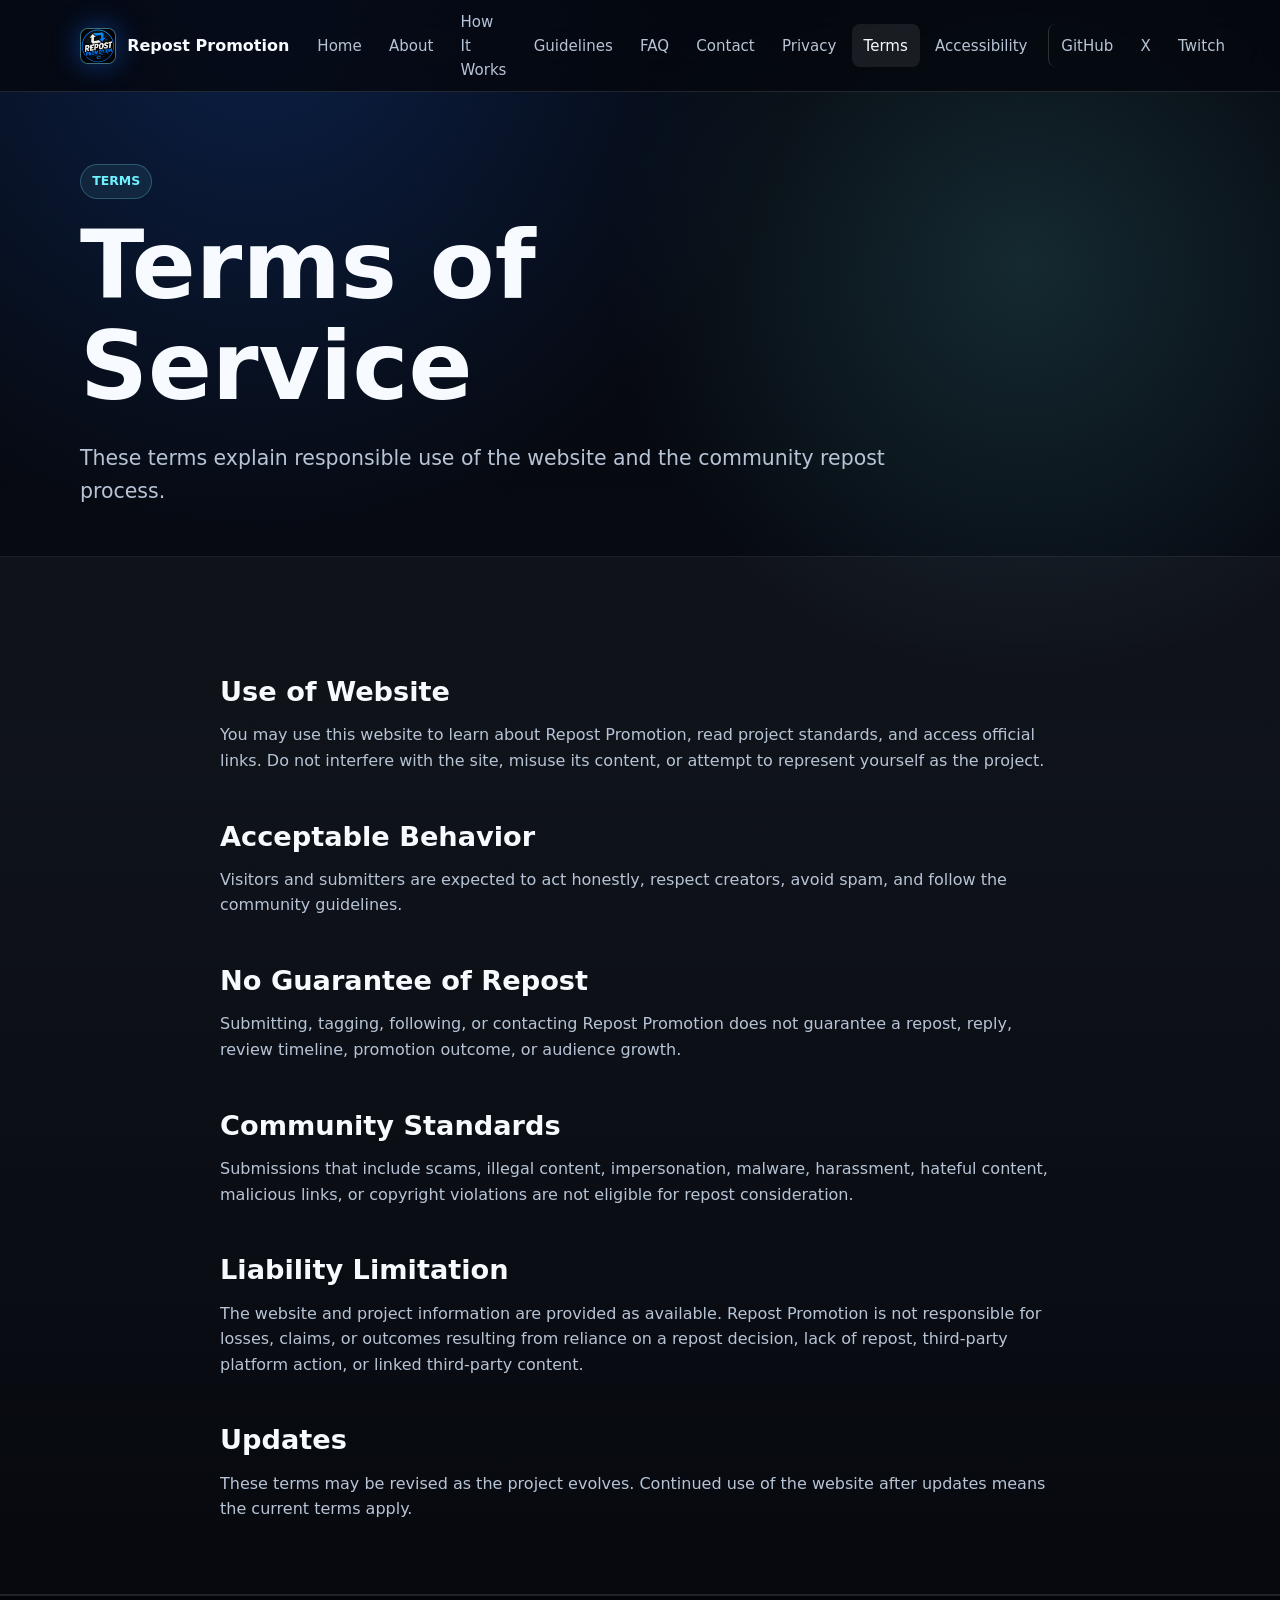
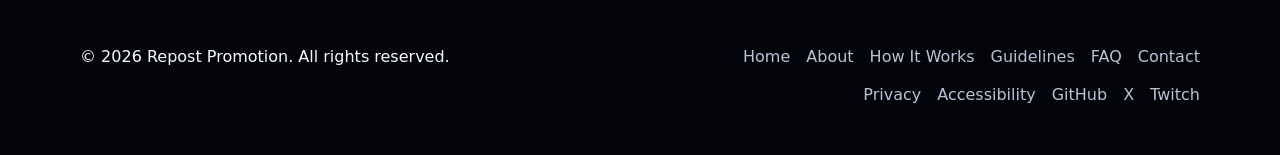
<file: terms.html>
<!doctype html>
<html lang="en">
  <head>
    <meta charset="utf-8">
    <meta name="viewport" content="width=device-width, initial-scale=1">
    <title>Terms of Service | Repost Promotion</title>
    <meta name="description" content="Terms of Service for using the Repost Promotion website and requesting community repost consideration.">
    <link rel="canonical" href="https://repostpromotion.github.io/repost-promotion/terms.html">
    <meta property="og:type" content="website">
    <meta property="og:title" content="Terms of Service | Repost Promotion">
    <meta property="og:description" content="Website use, acceptable behavior, repost selection, community standards, liability, and updates.">
    <meta property="og:url" content="https://repostpromotion.github.io/repost-promotion/terms.html">
    <meta name="twitter:card" content="summary">
    <meta name="twitter:title" content="Terms of Service">
    <meta name="twitter:description" content="Terms for Repost Promotion.">
    <meta name="theme-color" content="#1f6fff">
    <link rel="icon" href="images/favicon.png">
    <link rel="manifest" href="manifest.webmanifest">
    <link rel="stylesheet" href="css/style.css">
    <link rel="stylesheet" href="css/animations.css">
    <link rel="stylesheet" href="css/responsive.css">
    <script type="application/ld+json">{"@context":"https://schema.org","@type":"WebPage","name":"Terms of Service","url":"https://repostpromotion.github.io/repost-promotion/terms.html"}</script>
  </head>
  <body>
    <a class="skip-link" href="#main">Skip to content</a>
    <header class="site-header">
      <div class="container nav-wrap">
        <a class="brand" href="index.html" aria-label="Repost Promotion home">
          <img class="brand-logo" src="images/repost.png" alt="" width="36" height="36">
          <span>Repost Promotion</span>
        </a>
        <button class="nav-toggle" type="button" data-nav-toggle aria-expanded="false" aria-controls="site-nav">
          <span class="sr-only">Open navigation</span>
          <span class="nav-toggle-lines" aria-hidden="true">
          </span>
        </button>
        <nav class="site-nav" id="site-nav" data-site-nav aria-label="Primary navigation">
          <a href="index.html">Home</a>
          <a href="about.html">About</a>
          <a href="how-it-works.html">How It Works</a>
          <a href="guidelines.html">Guidelines</a>
          <a href="faq.html">FAQ</a>
          <a href="contact.html">Contact</a>
          <a href="privacy.html">Privacy</a>
          <a href="terms.html" aria-current="page">Terms</a>
          <a href="accessibility.html">Accessibility</a>
          <a class="external-nav" href="https://github.com/RepostPromotion">GitHub</a>
          <a href="https://x.com/RepostPromoter">X</a>
          <a href="https://www.twitch.tv/repostpromoter/about">Twitch</a>
        </nav>
      </div>
    </header>
    <main id="main">
      <section class="page-hero">
        <div class="container reveal">
          <p class="eyebrow">Terms</p>
          <h1>Terms of Service</h1>
          <p class="lead">These terms explain responsible use of the website and the community repost process.</p>
        </div>
      </section>
      <section class="section section-alt">
        <div class="container legal-content reveal">
          <h2>Use of Website</h2>
          <p>You may use this website to learn about Repost Promotion, read project standards, and access official links. Do not interfere with the site, misuse its content, or attempt to represent yourself as the project.</p>
          <h2>Acceptable Behavior</h2>
          <p>Visitors and submitters are expected to act honestly, respect creators, avoid spam, and follow the community guidelines.</p>
          <h2>No Guarantee of Repost</h2>
          <p>Submitting, tagging, following, or contacting Repost Promotion does not guarantee a repost, reply, review timeline, promotion outcome, or audience growth.</p>
          <h2>Community Standards</h2>
          <p>Submissions that include scams, illegal content, impersonation, malware, harassment, hateful content, malicious links, or copyright violations are not eligible for repost consideration.</p>
          <h2>Liability Limitation</h2>
          <p>The website and project information are provided as available. Repost Promotion is not responsible for losses, claims, or outcomes resulting from reliance on a repost decision, lack of repost, third-party platform action, or linked third-party content.</p>
          <h2>Updates</h2>
          <p>These terms may be revised as the project evolves. Continued use of the website after updates means the current terms apply.</p>
        </div>
      </section>
    </main>
    <footer class="site-footer">
      <div class="container footer-grid">
        <p>&copy; <span data-current-year>
        </span> Repost Promotion. All rights reserved.</p>
        <nav class="footer-links" aria-label="Footer navigation">
          <a href="index.html">Home</a>
          <a href="about.html">About</a>
          <a href="how-it-works.html">How It Works</a>
          <a href="guidelines.html">Guidelines</a>
          <a href="faq.html">FAQ</a>
          <a href="contact.html">Contact</a>
          <a href="privacy.html">Privacy</a>
          <a href="accessibility.html">Accessibility</a>
          <a href="https://github.com/RepostPromotion">GitHub</a>
          <a href="https://x.com/RepostPromoter">X</a>
          <a href="https://www.twitch.tv/repostpromoter/about">Twitch</a>
        </nav>
      </div>
    </footer>
    <button class="back-to-top" type="button" data-back-to-top aria-label="Back to top">&uarr;</button>
    <script src="js/main.js" defer>
    </script>
    <script src="js/navigation.js" defer>
    </script>
    <script src="js/animations.js" defer>
    </script>
  </body>
</html>
</file>
<file: css/style.css>
:root {
  --bg: #05070d;
  --bg-soft: #09111f;
  --surface: rgba(255, 255, 255, 0.075);
  --surface-strong: rgba(255, 255, 255, 0.12);
  --text: #f7fbff;
  --muted: #b7c4d6;
  --line: rgba(255, 255, 255, 0.16);
  --primary: #1f6fff;
  --primary-strong: #54a3ff;
  --cyan: #70f2ff;
  --gray: #202734;
  --shadow: 0 24px 80px rgba(0, 0, 0, 0.42);
  --radius: 8px;
  --container: 1120px;
  --space-1: 0.5rem;
  --space-2: 0.75rem;
  --space-3: 1rem;
  --space-4: 1.5rem;
  --space-5: 2rem;
  --space-6: 3rem;
  --space-7: 4.5rem;
  --font: Inter, ui-sans-serif, system-ui, -apple-system, BlinkMacSystemFont, "Segoe UI", sans-serif;
}

* {
  box-sizing: border-box;
}

html {
  scroll-behavior: smooth;
}

body {
  margin: 0;
  min-width: 320px;
  color: var(--text);
  background:
    radial-gradient(circle at 20% 0%, rgba(31, 111, 255, 0.24), transparent 34rem),
    radial-gradient(circle at 80% 15%, rgba(112, 242, 255, 0.14), transparent 26rem),
    linear-gradient(180deg, var(--bg), #070b13 45%, #03050a);
  font-family: var(--font);
  line-height: 1.6;
  text-rendering: optimizeLegibility;
}

body.menu-open {
  overflow: hidden;
}

img {
  max-width: 100%;
  display: block;
}

a {
  color: inherit;
}

a:focus-visible,
button:focus-visible,
summary:focus-visible {
  outline: 3px solid var(--cyan);
  outline-offset: 4px;
}

.skip-link {
  position: absolute;
  left: 1rem;
  top: -5rem;
  z-index: 1000;
  padding: 0.75rem 1rem;
  color: #03111d;
  background: var(--cyan);
  border-radius: var(--radius);
  font-weight: 700;
}

.skip-link:focus {
  top: 1rem;
}

.container {
  width: min(100% - 2rem, var(--container));
  margin-inline: auto;
}

.site-header {
  position: sticky;
  top: 0;
  z-index: 100;
  border-bottom: 1px solid rgba(255, 255, 255, 0.12);
  background: rgba(5, 7, 13, 0.78);
  backdrop-filter: blur(18px);
}

.nav-wrap {
  min-height: 72px;
  display: flex;
  align-items: center;
  justify-content: space-between;
  gap: var(--space-3);
}

.brand {
  display: inline-flex;
  align-items: center;
  gap: 0.7rem;
  min-width: max-content;
  text-decoration: none;
  font-weight: 800;
}

.brand-logo {
  width: 36px;
  height: 36px;
  border: 1px solid rgba(112, 242, 255, 0.4);
  border-radius: var(--radius);
  object-fit: cover;
  background: rgba(255, 255, 255, 0.08);
  box-shadow: 0 0 28px rgba(31, 111, 255, 0.45);
}

.nav-toggle {
  width: 44px;
  height: 44px;
  display: none;
  place-items: center;
  border: 1px solid var(--line);
  border-radius: var(--radius);
  color: var(--text);
  background: var(--surface);
  cursor: pointer;
}

.nav-toggle-lines,
.nav-toggle-lines::before,
.nav-toggle-lines::after {
  width: 20px;
  height: 2px;
  display: block;
  background: currentColor;
  transition: transform 180ms ease, opacity 180ms ease;
}

.nav-toggle-lines::before,
.nav-toggle-lines::after {
  content: "";
  position: relative;
}

.nav-toggle-lines::before {
  top: -7px;
}

.nav-toggle-lines::after {
  top: 5px;
}

.nav-toggle[aria-expanded="true"] .nav-toggle-lines {
  transform: rotate(45deg);
}

.nav-toggle[aria-expanded="true"] .nav-toggle-lines::before {
  transform: translateY(7px) rotate(90deg);
}

.nav-toggle[aria-expanded="true"] .nav-toggle-lines::after {
  opacity: 0;
}

.site-nav {
  display: flex;
  align-items: center;
  gap: 0.2rem;
}

.site-nav a {
  padding: 0.6rem 0.75rem;
  border-radius: var(--radius);
  color: var(--muted);
  font-size: 0.94rem;
  text-decoration: none;
  transition: color 160ms ease, background 160ms ease;
}

.site-nav a:hover,
.site-nav a[aria-current="page"] {
  color: var(--text);
  background: rgba(255, 255, 255, 0.08);
}

.external-nav {
  border-left: 1px solid var(--line);
  margin-left: 0.35rem;
  padding-left: 0.35rem;
}

.hero {
  min-height: calc(100vh - 72px);
  display: grid;
  align-items: center;
  padding: var(--space-7) 0;
  overflow: hidden;
}

.hero-grid {
  display: grid;
  grid-template-columns: minmax(0, 1.05fr) minmax(280px, 0.95fr);
  gap: var(--space-6);
  align-items: center;
}

.eyebrow {
  width: fit-content;
  margin: 0 0 var(--space-3);
  padding: 0.38rem 0.7rem;
  border: 1px solid rgba(112, 242, 255, 0.25);
  border-radius: 999px;
  color: var(--cyan);
  background: rgba(112, 242, 255, 0.08);
  font-size: 0.78rem;
  font-weight: 800;
  text-transform: uppercase;
}

h1,
h2,
h3 {
  margin: 0;
  line-height: 1.08;
  letter-spacing: 0;
}

h1 {
  max-width: 780px;
  font-size: clamp(2.5rem, 8vw, 5.9rem);
}

h2 {
  font-size: clamp(2rem, 5vw, 3.5rem);
}

h3 {
  font-size: 1.12rem;
}

p {
  margin: 0;
}

.lead {
  max-width: 720px;
  margin-top: var(--space-4);
  color: var(--muted);
  font-size: clamp(1.05rem, 2.5vw, 1.28rem);
}

.actions {
  display: flex;
  flex-wrap: wrap;
  gap: var(--space-3);
  margin-top: var(--space-5);
}

.actions-center {
  justify-content: center;
}

.button {
  min-height: 46px;
  display: inline-flex;
  align-items: center;
  justify-content: center;
  gap: 0.55rem;
  padding: 0.78rem 1rem;
  border: 1px solid transparent;
  border-radius: var(--radius);
  font-weight: 800;
  text-decoration: none;
  transition: transform 160ms ease, border-color 160ms ease, background 160ms ease;
}

.button:hover {
  transform: translateY(-2px);
}

.button-primary {
  color: white;
  background: linear-gradient(135deg, var(--primary), var(--primary-strong));
  box-shadow: 0 0 32px rgba(31, 111, 255, 0.36);
}

.button-secondary {
  border-color: var(--line);
  color: var(--text);
  background: rgba(255, 255, 255, 0.07);
}

.hero-visual {
  position: relative;
  min-height: 410px;
  border: 1px solid var(--line);
  border-radius: 8px;
  overflow: hidden;
  background:
    linear-gradient(135deg, rgba(8, 25, 52, 0.52), rgba(7, 14, 27, 0.42)),
    url("../images/repost.png") center / cover no-repeat,
    #09111f;
  box-shadow: var(--shadow);
}

.image-fallback {
  position: absolute;
  inset: 0;
  display: grid;
  place-items: center;
  padding: var(--space-5);
  text-align: center;
}

.signal-card {
  position: relative;
  width: min(100%, 360px);
  padding: var(--space-4);
  border: 1px solid rgba(255, 255, 255, 0.13);
  border-radius: var(--radius);
  background: rgba(5, 7, 13, 0.38);
  backdrop-filter: blur(5px);
  overflow: hidden;
}

.signal-card strong,
.signal-card p {
  position: relative;
  z-index: 1;
}

.signal-card strong {
  display: block;
  margin-bottom: 0.4rem;
  font-size: 1.35rem;
}

.section {
  padding: var(--space-7) 0;
}

.section-alt {
  background: linear-gradient(180deg, rgba(255, 255, 255, 0.035), rgba(255, 255, 255, 0.01));
  border-block: 1px solid rgba(255, 255, 255, 0.08);
}

.section-head {
  max-width: 760px;
  margin-bottom: var(--space-5);
}

.section-head p {
  margin-top: var(--space-3);
  color: var(--muted);
  font-size: 1.05rem;
}

.grid {
  display: grid;
  gap: var(--space-4);
}

.grid-3 {
  grid-template-columns: repeat(3, minmax(0, 1fr));
}

.grid-2 {
  grid-template-columns: repeat(2, minmax(0, 1fr));
}

.card,
.glass-panel {
  border: 1px solid var(--line);
  border-radius: var(--radius);
  background: var(--surface);
  box-shadow: 0 18px 52px rgba(0, 0, 0, 0.24);
  backdrop-filter: blur(16px);
}

.card {
  padding: var(--space-4);
}

.card p,
.glass-panel p,
.legal-content p,
.legal-content li {
  color: var(--muted);
}

.icon {
  width: 42px;
  height: 42px;
  display: grid;
  place-items: center;
  margin-bottom: var(--space-3);
  border-radius: var(--radius);
  color: var(--cyan);
  background: rgba(112, 242, 255, 0.1);
  font-weight: 900;
}

.stats {
  grid-template-columns: repeat(3, minmax(0, 1fr));
}

.stat {
  padding: var(--space-5);
  text-align: center;
}

.stat strong {
  display: block;
  color: var(--cyan);
  font-size: clamp(1.6rem, 3.5vw, 2.7rem);
  line-height: 1.05;
}

.stat span {
  color: var(--muted);
  font-weight: 700;
}

.page-hero {
  padding: var(--space-7) 0 var(--space-6);
}

.page-hero .lead {
  max-width: 820px;
}

.step {
  display: grid;
  grid-template-columns: auto 1fr;
  gap: var(--space-3);
}

.step-number {
  width: 42px;
  height: 42px;
  display: grid;
  place-items: center;
  border-radius: 50%;
  color: white;
  background: var(--primary);
  font-weight: 900;
}

.legal-content {
  max-width: 840px;
}

.legal-content h2 {
  margin-top: var(--space-6);
  font-size: 1.7rem;
}

.legal-content p,
.legal-content ul {
  margin-top: var(--space-3);
}

.legal-content ul {
  padding-left: 1.25rem;
}

.faq-list {
  display: grid;
  gap: var(--space-3);
}

.faq-item {
  overflow: hidden;
}

.faq-item summary {
  display: flex;
  align-items: center;
  justify-content: space-between;
  gap: var(--space-3);
  padding: var(--space-4);
  cursor: pointer;
  font-weight: 800;
  list-style: none;
}

.faq-item summary::-webkit-details-marker {
  display: none;
}

.faq-item summary::after {
  content: "+";
  color: var(--cyan);
  font-size: 1.4rem;
}

.faq-item[open] summary::after {
  content: "-";
}

.faq-item p {
  padding: 0 var(--space-4) var(--space-4);
}

.contact-methods {
  align-items: stretch;
}

.future-slot {
  color: var(--muted);
  border-style: dashed;
}

.site-footer {
  padding: var(--space-6) 0;
  border-top: 1px solid rgba(255, 255, 255, 0.12);
  background: rgba(3, 5, 10, 0.72);
}

.footer-grid {
  display: grid;
  grid-template-columns: 1.2fr 1fr;
  gap: var(--space-5);
}

.footer-links {
  display: flex;
  flex-wrap: wrap;
  gap: 0.75rem 1rem;
  justify-content: flex-end;
}

.footer-links a {
  color: var(--muted);
  text-decoration: none;
}

.footer-links a:hover {
  color: var(--text);
}

.back-to-top {
  position: fixed;
  right: 1rem;
  bottom: 1rem;
  z-index: 90;
  width: 44px;
  height: 44px;
  border: 1px solid var(--line);
  border-radius: var(--radius);
  color: white;
  background: rgba(31, 111, 255, 0.9);
  box-shadow: var(--shadow);
  cursor: pointer;
  opacity: 0;
  pointer-events: none;
  transform: translateY(12px);
  transition: opacity 160ms ease, transform 160ms ease;
}

.back-to-top.is-visible {
  opacity: 1;
  pointer-events: auto;
  transform: translateY(0);
}

.not-found {
  min-height: calc(100vh - 72px);
  display: grid;
  place-items: center;
  text-align: center;
}

.orbital {
  width: 180px;
  height: 180px;
  margin: 0 auto var(--space-5);
  border: 1px solid rgba(112, 242, 255, 0.36);
  border-radius: 50%;
  position: relative;
}

.orbital::before,
.orbital::after {
  content: "";
  position: absolute;
  inset: 24px;
  border: 1px solid rgba(31, 111, 255, 0.5);
  border-radius: 50%;
  transform: rotate(50deg);
}

.orbital span {
  position: absolute;
  left: 50%;
  top: -8px;
  width: 16px;
  height: 16px;
  border-radius: 50%;
  background: var(--cyan);
  box-shadow: 0 0 24px rgba(112, 242, 255, 0.9);
}

.sr-only {
  position: absolute;
  width: 1px;
  height: 1px;
  padding: 0;
  margin: -1px;
  overflow: hidden;
  clip: rect(0, 0, 0, 0);
  white-space: nowrap;
  border: 0;
}
</file>
<file: css/animations.css>
.reveal {
  opacity: 0;
  transform: translateY(18px);
  transition: opacity 580ms ease, transform 580ms ease;
}

.reveal.is-visible {
  opacity: 1;
  transform: translateY(0);
}

.hero-visual {
  animation: float-panel 7s ease-in-out infinite;
}

.orbital {
  animation: rotate-ring 8s linear infinite;
}

@keyframes float-panel {
  0%,
  100% {
    transform: translateY(0);
  }
  50% {
    transform: translateY(-10px);
  }
}

@keyframes rotate-ring {
  to {
    transform: rotate(360deg);
  }
}

@media (prefers-reduced-motion: reduce) {
  *,
  *::before,
  *::after {
    scroll-behavior: auto !important;
    animation-duration: 0.01ms !important;
    animation-iteration-count: 1 !important;
    transition-duration: 0.01ms !important;
  }

  .reveal {
    opacity: 1;
    transform: none;
  }
}
</file>
<file: css/responsive.css>
@media (max-width: 980px) {
  .nav-toggle {
    display: grid;
  }

  .site-nav {
    position: fixed;
    inset: 72px 0 auto 0;
    display: grid;
    gap: 0;
    padding: 1rem;
    border-bottom: 1px solid var(--line);
    background: rgba(5, 7, 13, 0.96);
    transform: translateY(-120%);
    visibility: hidden;
    transition: transform 180ms ease, visibility 180ms ease;
  }

  .site-nav.is-open {
    transform: translateY(0);
    visibility: visible;
  }

  .site-nav a {
    min-height: 46px;
    display: flex;
    align-items: center;
  }

  .external-nav {
    border-left: 0;
    border-top: 1px solid var(--line);
    margin-left: 0;
    padding-left: 0.75rem;
  }

  .hero-grid,
  .grid-3,
  .grid-2,
  .stats,
  .footer-grid {
    grid-template-columns: 1fr;
  }

  .hero {
    min-height: auto;
  }

  .hero-visual {
    min-height: 320px;
  }

  .hero-visual img {
    min-height: 320px;
  }

  .footer-links {
    justify-content: flex-start;
  }
}

@media (max-width: 560px) {
  .container {
    width: min(100% - 1.25rem, var(--container));
  }

  .brand span {
    max-width: 175px;
    white-space: nowrap;
    overflow: hidden;
    text-overflow: ellipsis;
  }

  .actions,
  .button {
    width: 100%;
  }

  .section,
  .page-hero {
    padding: 3.5rem 0;
  }

  .card,
  .stat,
  .signal-card {
    padding: 1.15rem;
  }
}
</file>
